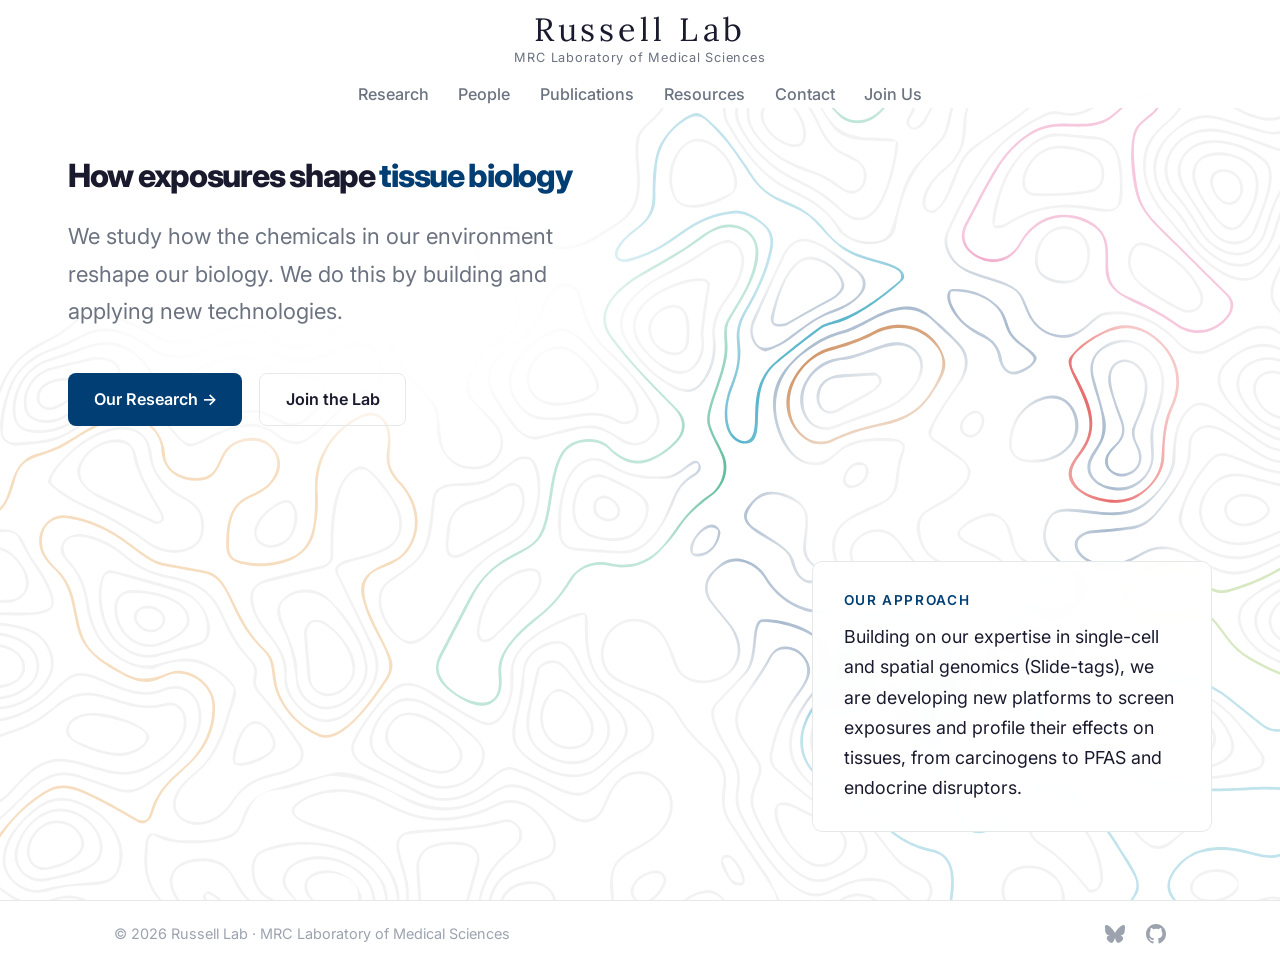
<file: index.html>
<!DOCTYPE html>
<html lang="en">
<head>
  <meta charset="UTF-8">
  <meta name="viewport" content="width=device-width, initial-scale=1.0">
  <title>Russell Lab | MRC Laboratory of Medical Sciences</title>
  <meta name="description" content="We develop technologies to understand how environmental exposures shape tissue biology. Russell Lab, MRC LMS, London.">
  <link rel="preconnect" href="https://fonts.googleapis.com">
  <link rel="preconnect" href="https://fonts.gstatic.com" crossorigin>
  <link href="https://fonts.googleapis.com/css2?family=Lora:ital,wght@0,400;0,600;0,700;1,400;1,600&family=Inter:wght@400;500;600;700;800&display=swap" rel="stylesheet">
  <link rel="icon" type="image/svg+xml" href="assets/images/favicon.svg">
  <link rel="stylesheet" href="css/style.css?v=13">
  <style>
    /* Home-specific extras */
    .pub-year { font-size: 0.85rem; font-weight: 700; color: var(--text-light); letter-spacing: 0.05em; margin: 1.5rem 0 0.25rem; }
  </style>
</head>
<body>

  <!-- ===== Navigation ===== -->
  <nav class="nav" role="navigation" aria-label="Main">
    <div class="nav__inner">
      <a href="index.html" class="nav__logo">
        <span class="nav__logo-name">Russell Lab</span>
        <span class="nav__logo-inst">MRC Laboratory of Medical Sciences</span>
      </a>
      <button class="nav__burger" aria-label="Toggle menu" aria-expanded="false">
        <span></span><span></span><span></span>
      </button>
      <ul class="nav__links">
        <li><a href="research.html">Research</a></li>
        <li><a href="people.html">People</a></li>
        <li><a href="publications.html">Publications</a></li>
        <li><a href="resources.html">Resources</a></li>
        <li><a href="contact.html">Contact</a></li>
        <li><a href="join.html">Join Us</a></li>
      </ul>
    </div>
  </nav>

  <!-- ===== Hero ===== -->
  <section class="hero hero--panel-bottom">
    <div class="hero__inner">
      <div class="hero__main">
        <h1 class="hero__title">
          How exposures shape <em>tissue biology</em>
        </h1>
        <p class="hero__tagline">
          We study how the chemicals in our environment reshape our
          biology. We do this by building and applying new technologies.
        </p>
        <div class="hero__actions">
          <a href="research.html" class="btn btn--primary">Our Research →</a>
          <a href="join.html" class="btn btn--outline">Join the Lab</a>
        </div>
        <a href="join.html" class="hero__hiring" data-closes="2026-11-18T09:00:00Z">We're hiring: see open positions →</a>
      </div>
      <aside class="hero__panel">
        <span class="hero__panel-label">Our approach</span>
        <p>
          Building on our expertise in single-cell and spatial genomics (Slide-tags), we are developing
          new platforms to screen exposures and profile their effects on tissues, from
          carcinogens to PFAS and endocrine disruptors.
        </p>
      </aside>
    </div>
  </section>

  <!-- ===== Footer ===== -->

  <footer class="footer">
    <div class="footer__inner">
      <span>© <span id="year"></span> Russell Lab · <a href="https://lms.mrc.ac.uk" target="_blank" rel="noopener">MRC Laboratory of Medical Sciences</a></span>
      <div class="footer__right">
        <a href="https://bsky.app/profile/ajcrussell.bsky.social" target="_blank" rel="noopener" aria-label="Bluesky" class="footer__icon">
          <svg xmlns="http://www.w3.org/2000/svg" viewBox="0 0 24 24" width="20" height="20" fill="currentColor">
            <path d="M12 10.8c-1.087-2.114-4.046-6.053-6.798-7.995C2.566.944 1.561 1.266.902 1.565.139 1.908 0 3.08 0 3.768c0 .69.378 5.65.624 6.479.815 2.736 3.713 3.66 6.383 3.364.136-.02.275-.039.415-.056-.138.022-.276.04-.415.056-3.912.58-7.387 2.005-2.83 7.078 5.013 5.19 6.87-1.113 7.823-4.308.953 3.195 2.05 9.271 7.733 4.308 4.267-4.308 1.172-6.498-2.74-7.078a8.741 8.741 0 0 1-.415-.056c.14.017.279.036.415.056 2.67.297 5.568-.628 6.383-3.364.246-.828.624-5.79.624-6.478 0-.69-.139-1.861-.902-2.204-.659-.299-1.664-.62-4.3 1.24C16.046 4.748 13.087 8.687 12 10.8z"/>
          </svg>
        </a>
        <a href="https://github.com/therusselllab" target="_blank" rel="noopener" aria-label="GitHub" class="footer__icon">
          <svg xmlns="http://www.w3.org/2000/svg" viewBox="0 0 24 24" width="20" height="20" fill="currentColor">
            <path d="M12 0C5.374 0 0 5.373 0 12c0 5.302 3.438 9.8 8.207 11.387.599.111.793-.261.793-.577v-2.234c-3.338.726-4.033-1.416-4.033-1.416-.546-1.387-1.333-1.756-1.333-1.756-1.089-.745.083-.729.083-.729 1.205.084 1.839 1.237 1.839 1.237 1.07 1.834 2.807 1.304 3.492.997.107-.775.418-1.305.762-1.604-2.665-.305-5.467-1.334-5.467-5.931 0-1.311.469-2.381 1.236-3.221-.124-.303-.535-1.524.117-3.176 0 0 1.008-.322 3.301 1.23A11.509 11.509 0 0 1 12 5.803c1.02.005 2.047.138 3.006.404 2.291-1.552 3.297-1.23 3.297-1.23.653 1.653.242 2.874.118 3.176.77.84 1.235 1.911 1.235 3.221 0 4.609-2.807 5.624-5.479 5.921.43.372.823 1.102.823 2.222v3.293c0 .319.192.694.801.576C20.566 21.797 24 17.3 24 12c0-6.627-5.373-12-12-12z"/>
          </svg>
        </a>
      </div>
    </div>
  </footer>

  <script src="js/main.js?v=13"></script>
  <script data-goatcounter="https://russell-lab.goatcounter.com/count" async src="//gc.zgo.at/count.js"></script>
  <script src="js/contours.js?v=13"></script>
  <script>document.getElementById('year').textContent = new Date().getFullYear();</script>
</body>
</html>
</file>
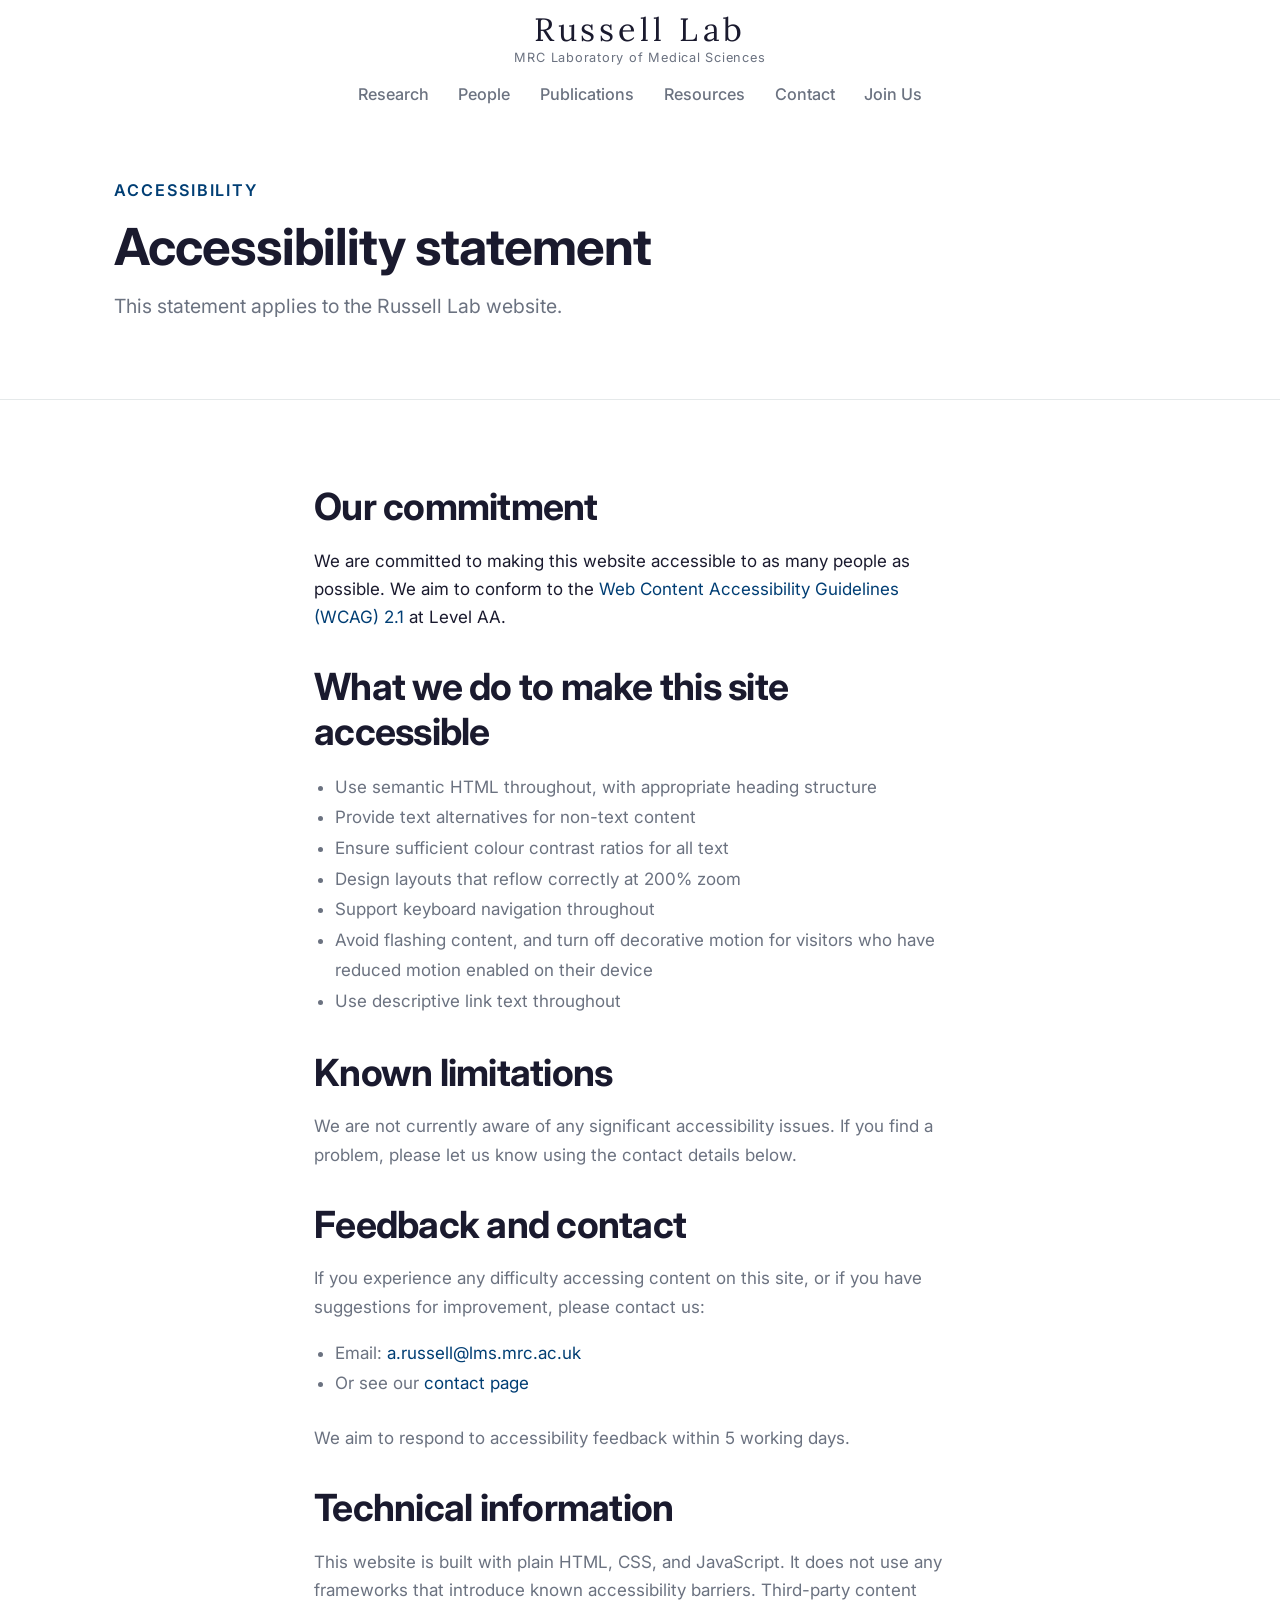
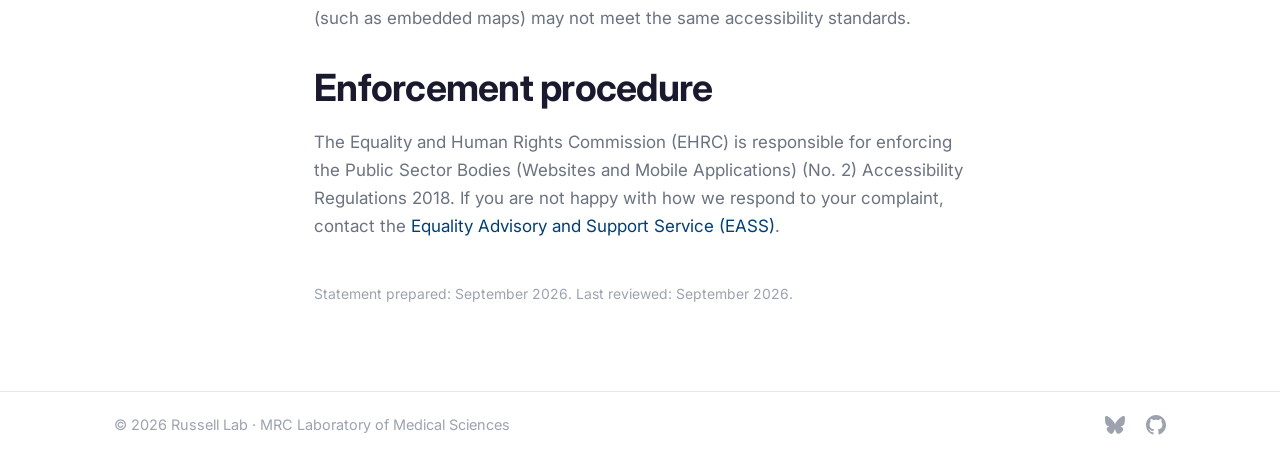
<file: accessibility.html>
<!DOCTYPE html>
<html lang="en">
<head>
  <meta charset="UTF-8">
  <meta name="viewport" content="width=device-width, initial-scale=1.0">
  <title>Accessibility Statement | Russell Lab</title>
  <meta name="description" content="Accessibility statement for the Russell Lab website.">
  <link rel="preconnect" href="https://fonts.googleapis.com">
  <link rel="preconnect" href="https://fonts.gstatic.com" crossorigin>
  <link href="https://fonts.googleapis.com/css2?family=Lora:ital,wght@0,400;0,600;0,700;1,400;1,600&family=Inter:wght@400;500;600;700;800&display=swap" rel="stylesheet">
  <link rel="icon" type="image/svg+xml" href="assets/images/favicon.svg">
  <link rel="stylesheet" href="css/style.css?v=13">
</head>
<body>

  <nav class="nav" role="navigation" aria-label="Main">
    <div class="nav__inner">
      <a href="index.html" class="nav__logo">
        <span class="nav__logo-name">Russell Lab</span>
        <span class="nav__logo-inst">MRC Laboratory of Medical Sciences</span>
      </a>
      <button class="nav__burger" aria-label="Toggle menu" aria-expanded="false">
        <span></span><span></span><span></span>
      </button>
      <ul class="nav__links">
        <li><a href="research.html">Research</a></li>
        <li><a href="people.html">People</a></li>
        <li><a href="publications.html">Publications</a></li>
        <li><a href="resources.html">Resources</a></li>
        <li><a href="contact.html">Contact</a></li>
        <li><a href="join.html">Join Us</a></li>
      </ul>
    </div>
  </nav>

  <div class="page-hero">
    <div class="page-hero__inner">
      <span class="section-label">Accessibility</span>
      <h1>Accessibility statement</h1>
      <p>This statement applies to the Russell Lab website.</p>
    </div>
  </div>

  <section class="section">
    <div class="container" style="max-width: 720px;">

      <h2 style="margin-bottom: 1rem;">Our commitment</h2>
      <p>
        We are committed to making this website accessible to as many people as possible.
        We aim to conform to the
        <a href="https://www.w3.org/TR/WCAG21/" target="_blank" rel="noopener">Web Content Accessibility Guidelines (WCAG) 2.1</a>
        at Level AA.
      </p>

      <h2 style="margin: 2rem 0 1rem;">What we do to make this site accessible</h2>
      <ul style="color: var(--text-muted); line-height: 1.8; padding-left: 1.25rem; margin-bottom: 1.5rem;">
        <li>Use semantic HTML throughout, with appropriate heading structure</li>
        <li>Provide text alternatives for non-text content</li>
        <li>Ensure sufficient colour contrast ratios for all text</li>
        <li>Design layouts that reflow correctly at 200% zoom</li>
        <li>Support keyboard navigation throughout</li>
        <li>Avoid flashing content, and turn off decorative motion for visitors who have reduced motion enabled on their device</li>
        <li>Use descriptive link text throughout</li>
      </ul>

      <h2 style="margin: 2rem 0 1rem;">Known limitations</h2>
      <p style="color: var(--text-muted);">
        We are not currently aware of any significant accessibility issues. If you find a problem,
        please let us know using the contact details below.
      </p>

      <h2 style="margin: 2rem 0 1rem;">Feedback and contact</h2>
      <p style="color: var(--text-muted);">
        If you experience any difficulty accessing content on this site, or if you have
        suggestions for improvement, please contact us:
      </p>
      <ul style="color: var(--text-muted); line-height: 1.8; padding-left: 1.25rem; margin-bottom: 1.5rem;">
        <li>Email: <a href="mailto:a.russell@lms.mrc.ac.uk">a.russell@lms.mrc.ac.uk</a></li>
        <li>Or see our <a href="contact.html">contact page</a></li>
      </ul>
      <p style="color: var(--text-muted);">
        We aim to respond to accessibility feedback within 5 working days.
      </p>

      <h2 style="margin: 2rem 0 1rem;">Technical information</h2>
      <p style="color: var(--text-muted);">
        This website is built with plain HTML, CSS, and JavaScript. It does not use any
        frameworks that introduce known accessibility barriers. Third-party content (such as
        embedded maps) may not meet the same accessibility standards.
      </p>

      <h2 style="margin: 2rem 0 1rem;">Enforcement procedure</h2>
      <p style="color: var(--text-muted);">
        The Equality and Human Rights Commission (EHRC) is responsible for enforcing the
        Public Sector Bodies (Websites and Mobile Applications) (No. 2) Accessibility Regulations 2018.
        If you are not happy with how we respond to your complaint, contact the
        <a href="https://www.equalityadvisoryservice.com/" target="_blank" rel="noopener">Equality Advisory and Support Service (EASS)</a>.
      </p>

      <p style="margin-top: 2.5rem; font-size: 0.82rem; color: var(--text-light);">
        Statement prepared: September 2026.
        Last reviewed: September 2026.
      </p>

    </div>
  </section>

  <footer class="footer">
    <div class="footer__inner">
      <span>© <span id="year"></span> Russell Lab · <a href="https://lms.mrc.ac.uk" target="_blank" rel="noopener">MRC Laboratory of Medical Sciences</a></span>
      <div class="footer__right">
        <a href="https://bsky.app/profile/ajcrussell.bsky.social" target="_blank" rel="noopener" aria-label="Bluesky" class="footer__icon">
          <svg xmlns="http://www.w3.org/2000/svg" viewBox="0 0 24 24" width="20" height="20" fill="currentColor">
            <path d="M12 10.8c-1.087-2.114-4.046-6.053-6.798-7.995C2.566.944 1.561 1.266.902 1.565.139 1.908 0 3.08 0 3.768c0 .69.378 5.65.624 6.479.815 2.736 3.713 3.66 6.383 3.364.136-.02.275-.039.415-.056-.138.022-.276.04-.415.056-3.912.58-7.387 2.005-2.83 7.078 5.013 5.19 6.87-1.113 7.823-4.308.953 3.195 2.05 9.271 7.733 4.308 4.267-4.308 1.172-6.498-2.74-7.078a8.741 8.741 0 0 1-.415-.056c.14.017.279.036.415.056 2.67.297 5.568-.628 6.383-3.364.246-.828.624-5.79.624-6.478 0-.69-.139-1.861-.902-2.204-.659-.299-1.664-.62-4.3 1.24C16.046 4.748 13.087 8.687 12 10.8z"/>
          </svg>
        </a>
        <a href="https://github.com/therusselllab" target="_blank" rel="noopener" aria-label="GitHub" class="footer__icon">
          <svg xmlns="http://www.w3.org/2000/svg" viewBox="0 0 24 24" width="20" height="20" fill="currentColor">
            <path d="M12 0C5.374 0 0 5.373 0 12c0 5.302 3.438 9.8 8.207 11.387.599.111.793-.261.793-.577v-2.234c-3.338.726-4.033-1.416-4.033-1.416-.546-1.387-1.333-1.756-1.333-1.756-1.089-.745.083-.729.083-.729 1.205.084 1.839 1.237 1.839 1.237 1.07 1.834 2.807 1.304 3.492.997.107-.775.418-1.305.762-1.604-2.665-.305-5.467-1.334-5.467-5.931 0-1.311.469-2.381 1.236-3.221-.124-.303-.535-1.524.117-3.176 0 0 1.008-.322 3.301 1.23A11.509 11.509 0 0 1 12 5.803c1.02.005 2.047.138 3.006.404 2.291-1.552 3.297-1.23 3.297-1.23.653 1.653.242 2.874.118 3.176.77.84 1.235 1.911 1.235 3.221 0 4.609-2.807 5.624-5.479 5.921.43.372.823 1.102.823 2.222v3.293c0 .319.192.694.801.576C20.566 21.797 24 17.3 24 12c0-6.627-5.373-12-12-12z"/>
          </svg>
        </a>
      </div>
    </div>
  </footer>

  <script src="js/main.js?v=13"></script>
  <script data-goatcounter="https://russell-lab.goatcounter.com/count" async src="//gc.zgo.at/count.js"></script>
  <script>document.getElementById('year').textContent = new Date().getFullYear();</script>
</body>
</html>
</file>
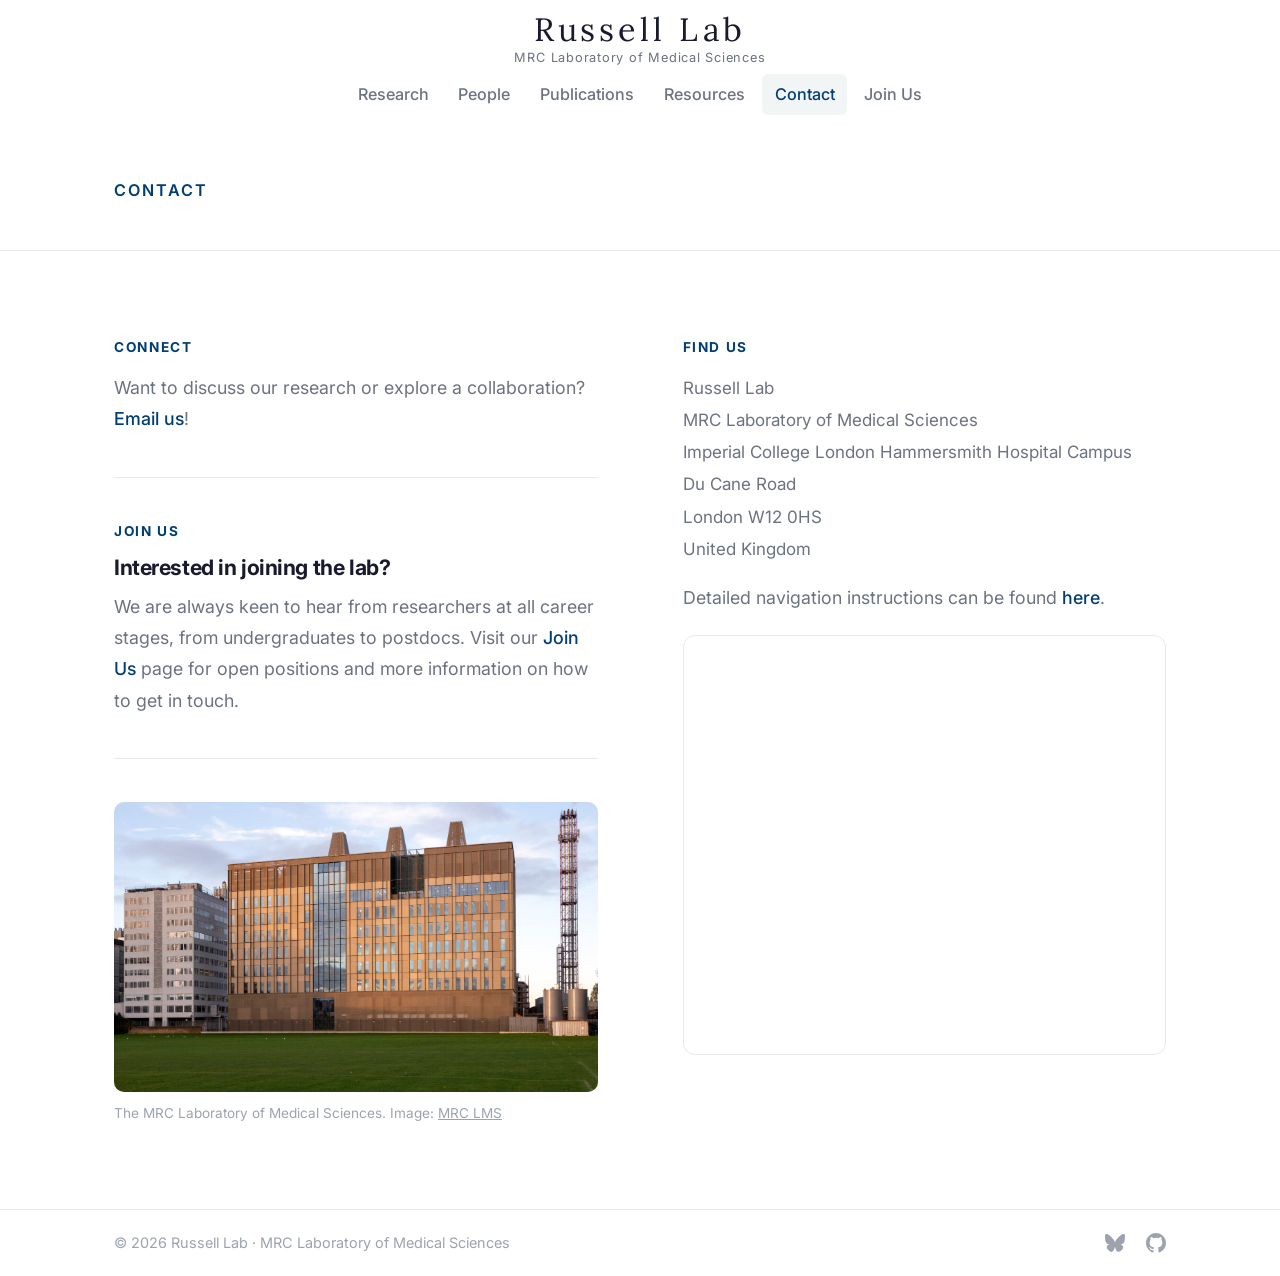
<file: contact.html>
<!DOCTYPE html>
<html lang="en">
<head>
  <meta charset="UTF-8">
  <meta name="viewport" content="width=device-width, initial-scale=1.0">
  <title>Contact | Russell Lab</title>
  <meta name="description" content="Contact the Russell Lab at MRC LMS.">
  <link rel="preconnect" href="https://fonts.googleapis.com">
  <link rel="preconnect" href="https://fonts.gstatic.com" crossorigin>
  <link href="https://fonts.googleapis.com/css2?family=Lora:ital,wght@0,400;0,600;0,700;1,400;1,600&family=Inter:wght@400;500;600;700;800&display=swap" rel="stylesheet">
  <link rel="icon" type="image/svg+xml" href="assets/images/favicon.svg">
  <link rel="stylesheet" href="css/style.css?v=13">
  <style>
    /* ── Two-column layout: blocks left, map right ── */
    .contact-layout {
      display: grid;
      grid-template-columns: 1fr 1fr;
      gap: 5rem;
      align-items: start;
    }

    /* ── Contact blocks ── */
    .contact-blocks {
      display: flex;
      flex-direction: column;
    }
    .contact-block {
      padding: 2.5rem 0;
      border-bottom: 1px solid var(--border);
    }
    .contact-block:first-child { padding-top: 0; }
    .contact-block__label {
      font-size: 0.8rem;
      font-weight: 700;
      text-transform: uppercase;
      letter-spacing: 0.12em;
      color: var(--accent);
      margin-bottom: 0.75rem;
    }
    .contact-block__heading {
      font-size: 1.25rem;
      font-weight: 700;
      margin-bottom: 0.6rem;
    }
    .contact-block__body {
      font-size: 1.05rem;
      color: var(--text-muted);
      line-height: 1.75;
    }
    .contact-block__body a { color: var(--accent); font-weight: 500; }
    .contact-block__body a:hover { color: var(--accent-hover); }
    address {
      font-style: normal;
      font-size: 1rem;
      color: var(--text-muted);
      line-height: 1.9;
      margin: 0.75rem 0 1rem;
    }

    /* ── Map column ── */
    .contact-map {
      position: sticky;
      top: calc(var(--nav-h) + 2rem);
    }
    .map-wrap {
      border-radius: 12px;
      overflow: hidden;
      border: 1px solid var(--border);
      height: 420px;
    }
    .map-wrap iframe {
      width: 100%;
      height: 100%;
      border: none;
      display: block;
    }

    /* ── Mobile: stack, map below blocks ── */
    @media (max-width: 768px) {
      .contact-layout {
        grid-template-columns: 1fr;
        gap: 2rem;
      }
      .contact-map {
        position: static;
      }
      .map-wrap {
        height: 280px;
      }
    }
  </style>
</head>
<body>

  <nav class="nav" role="navigation" aria-label="Main">
    <div class="nav__inner">
      <a href="index.html" class="nav__logo">
        <span class="nav__logo-name">Russell Lab</span>
        <span class="nav__logo-inst">MRC Laboratory of Medical Sciences</span>
      </a>
      <button class="nav__burger" aria-label="Toggle menu" aria-expanded="false">
        <span></span><span></span><span></span>
      </button>
      <ul class="nav__links">
        <li><a href="research.html">Research</a></li>
        <li><a href="people.html">People</a></li>
        <li><a href="publications.html">Publications</a></li>
        <li><a href="resources.html">Resources</a></li>
        <li><a href="contact.html">Contact</a></li>
        <li><a href="join.html">Join Us</a></li>
      </ul>
    </div>
  </nav>

  <div class="page-hero">
    <div class="page-hero__inner">
      <span class="section-label reveal">Contact</span>
    </div>
  </div>

  <section class="section">
    <div class="container">
      <div class="contact-layout">

        <!-- ── Left: contact blocks ── -->
        <div class="contact-blocks">

          <!-- Connect -->
          <div class="contact-block reveal">
            <div class="contact-block__label">Connect</div>
            <p class="contact-block__body">
              Want to discuss our research or explore a collaboration?
              <a href="mailto:a.russell@lms.mrc.ac.uk">Email us</a>!
            </p>
          </div>

          <!-- Join -->
          <div class="contact-block reveal">
            <div class="contact-block__label">Join us</div>
            <h2 class="contact-block__heading">Interested in joining the lab?</h2>
            <p class="contact-block__body">
              We are always keen to hear from researchers at all career stages, from
              undergraduates to postdocs. Visit our <a href="join.html">Join Us</a> page for open
              positions and more information on how to get in touch.
            </p>
          </div>

          <!-- Building photo -->
          <figure class="photo reveal" style="padding-top: 2.5rem;">
            <img src="assets/images/lms-building.jpg" alt="The MRC Laboratory of Medical Sciences building seen across the playing fields" loading="lazy">
            <figcaption>The MRC Laboratory of Medical Sciences. Image: <a href="https://lms.mrc.ac.uk" target="_blank" rel="noopener">MRC LMS</a></figcaption>
          </figure>

        </div>

        <!-- ── Right: address + map ── -->
        <div class="contact-map reveal">
          <div class="contact-block__label">Find us</div>
          <address>
            Russell Lab<br>
            MRC Laboratory of Medical Sciences<br>
            Imperial College London Hammersmith Hospital Campus<br>
            Du Cane Road<br>
            London W12 0HS<br>
            United Kingdom
          </address>
          <p class="contact-block__body" style="margin-bottom: 1.25rem;">
            Detailed navigation instructions can be found
            <a href="https://lms.mrc.ac.uk/about/visit-us/" target="_blank" rel="noopener">here</a>.
          </p>
          <div class="map-wrap">
            <iframe
              src="https://maps.google.com/maps?q=MRC+Laboratory+of+Medical+Sciences,+Du+Cane+Road,+London+W12+0NN&t=&z=15&ie=UTF8&iwloc=&output=embed"
              title="Russell Lab, MRC LMS, Hammersmith, London"
              loading="lazy"
              allowfullscreen
              referrerpolicy="no-referrer-when-downgrade">
            </iframe>
          </div>
        </div>

      </div>
    </div>
  </section>

  <footer class="footer">
    <div class="footer__inner">
      <span>© <span id="year"></span> Russell Lab · <a href="https://lms.mrc.ac.uk" target="_blank" rel="noopener">MRC Laboratory of Medical Sciences</a></span>
      <div class="footer__right">
        <a href="https://bsky.app/profile/ajcrussell.bsky.social" target="_blank" rel="noopener" aria-label="Bluesky" class="footer__icon">
          <svg xmlns="http://www.w3.org/2000/svg" viewBox="0 0 24 24" width="20" height="20" fill="currentColor">
            <path d="M12 10.8c-1.087-2.114-4.046-6.053-6.798-7.995C2.566.944 1.561 1.266.902 1.565.139 1.908 0 3.08 0 3.768c0 .69.378 5.65.624 6.479.815 2.736 3.713 3.66 6.383 3.364.136-.02.275-.039.415-.056-.138.022-.276.04-.415.056-3.912.58-7.387 2.005-2.83 7.078 5.013 5.19 6.87-1.113 7.823-4.308.953 3.195 2.05 9.271 7.733 4.308 4.267-4.308 1.172-6.498-2.74-7.078a8.741 8.741 0 0 1-.415-.056c.14.017.279.036.415.056 2.67.297 5.568-.628 6.383-3.364.246-.828.624-5.79.624-6.478 0-.69-.139-1.861-.902-2.204-.659-.299-1.664-.62-4.3 1.24C16.046 4.748 13.087 8.687 12 10.8z"/>
          </svg>
        </a>
        <a href="https://github.com/therusselllab" target="_blank" rel="noopener" aria-label="GitHub" class="footer__icon">
          <svg xmlns="http://www.w3.org/2000/svg" viewBox="0 0 24 24" width="20" height="20" fill="currentColor">
            <path d="M12 0C5.374 0 0 5.373 0 12c0 5.302 3.438 9.8 8.207 11.387.599.111.793-.261.793-.577v-2.234c-3.338.726-4.033-1.416-4.033-1.416-.546-1.387-1.333-1.756-1.333-1.756-1.089-.745.083-.729.083-.729 1.205.084 1.839 1.237 1.839 1.237 1.07 1.834 2.807 1.304 3.492.997.107-.775.418-1.305.762-1.604-2.665-.305-5.467-1.334-5.467-5.931 0-1.311.469-2.381 1.236-3.221-.124-.303-.535-1.524.117-3.176 0 0 1.008-.322 3.301 1.23A11.509 11.509 0 0 1 12 5.803c1.02.005 2.047.138 3.006.404 2.291-1.552 3.297-1.23 3.297-1.23.653 1.653.242 2.874.118 3.176.77.84 1.235 1.911 1.235 3.221 0 4.609-2.807 5.624-5.479 5.921.43.372.823 1.102.823 2.222v3.293c0 .319.192.694.801.576C20.566 21.797 24 17.3 24 12c0-6.627-5.373-12-12-12z"/>
          </svg>
        </a>
      </div>
    </div>
  </footer>

  <script src="js/main.js?v=13"></script>
  <script data-goatcounter="https://russell-lab.goatcounter.com/count" async src="//gc.zgo.at/count.js"></script>
  <script>document.getElementById('year').textContent = new Date().getFullYear();</script>
</body>
</html>
</file>
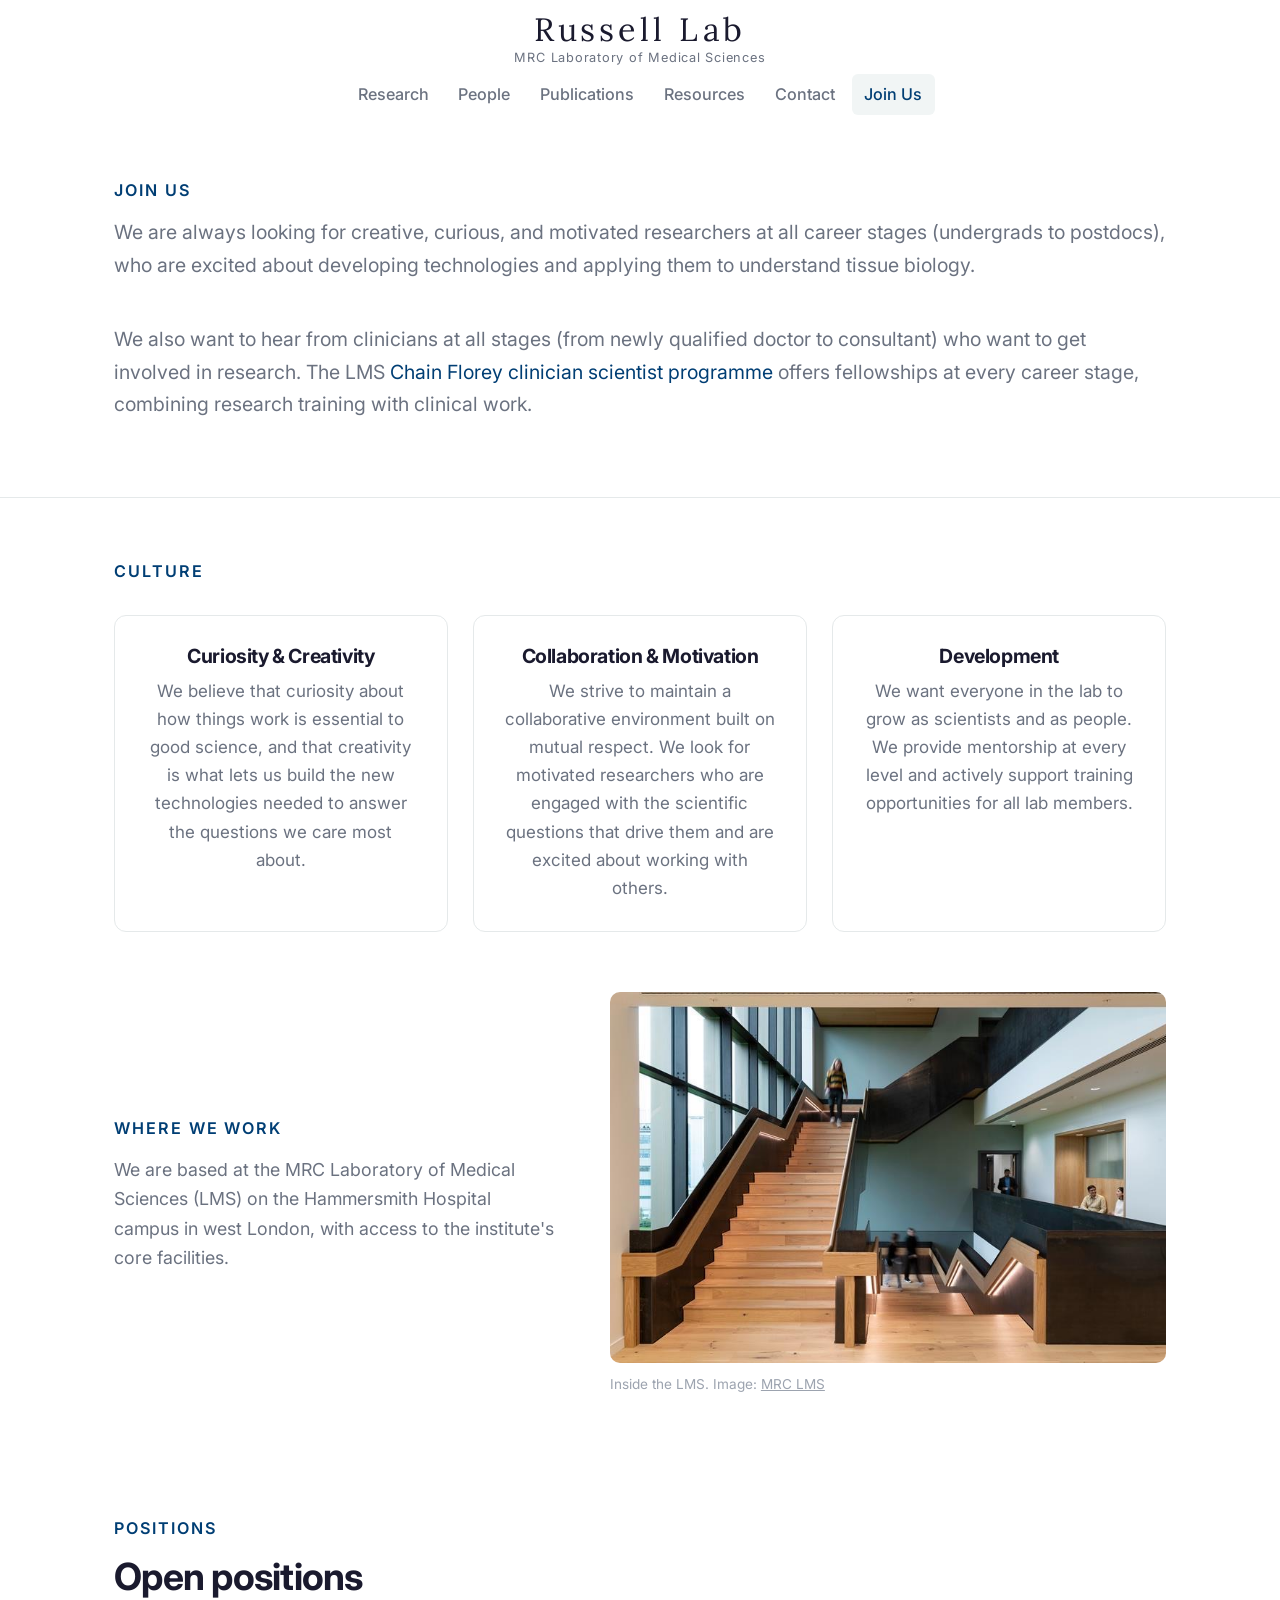
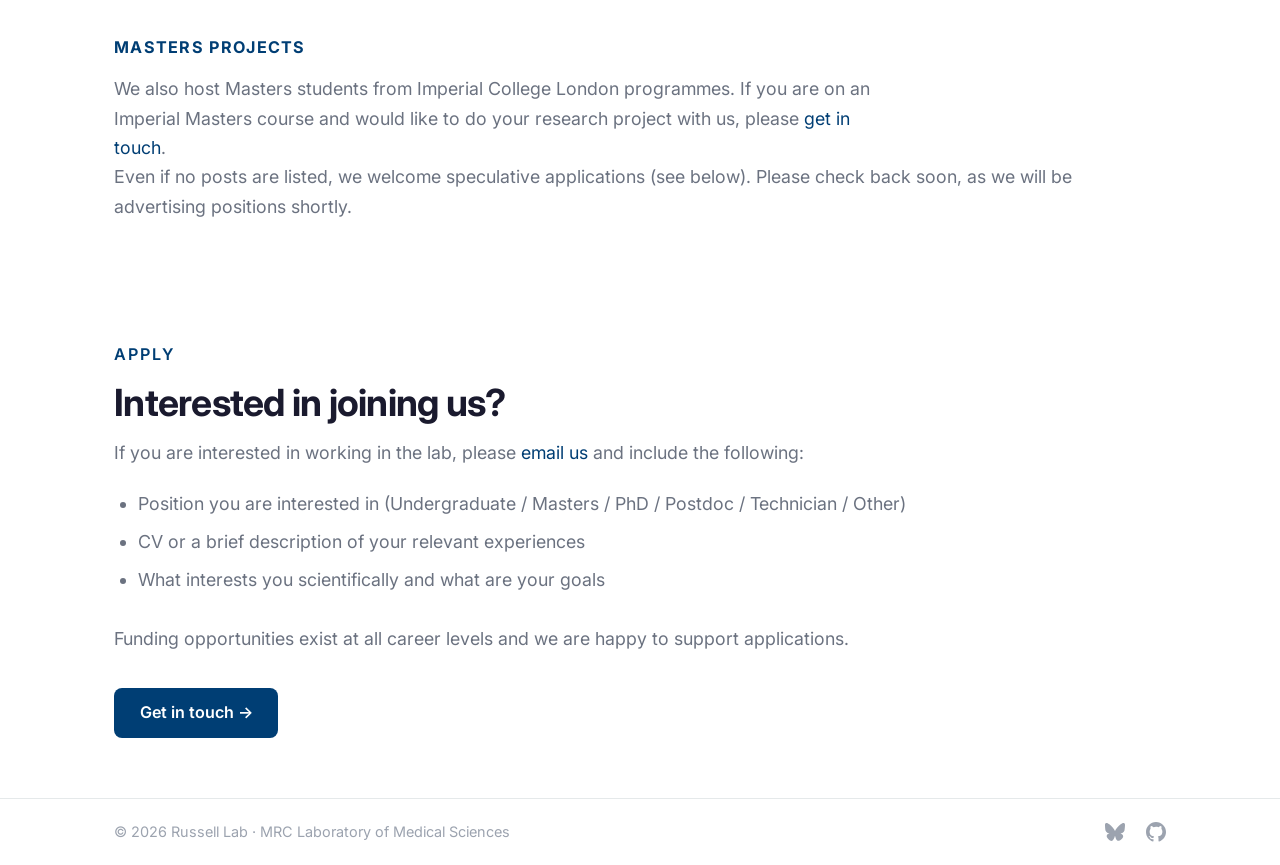
<file: join.html>
<!DOCTYPE html>
<html lang="en">
<head>
  <meta charset="UTF-8">
  <meta name="viewport" content="width=device-width, initial-scale=1.0">
  <title>Join Us | Russell Lab</title>
  <meta name="description" content="Open positions and opportunities to join the Russell Lab at MRC LMS.">
  <link rel="preconnect" href="https://fonts.googleapis.com">
  <link rel="preconnect" href="https://fonts.gstatic.com" crossorigin>
  <link href="https://fonts.googleapis.com/css2?family=Lora:ital,wght@0,400;0,600;0,700;1,400;1,600&family=Inter:wght@400;500;600;700;800&display=swap" rel="stylesheet">
  <link rel="icon" type="image/svg+xml" href="assets/images/favicon.svg">
  <link rel="stylesheet" href="css/style.css?v=13">
</head>
<body class="page-join">

  <nav class="nav" role="navigation" aria-label="Main">
    <div class="nav__inner">
      <a href="index.html" class="nav__logo">
        <span class="nav__logo-name">Russell Lab</span>
        <span class="nav__logo-inst">MRC Laboratory of Medical Sciences</span>
      </a>
      <button class="nav__burger" aria-label="Toggle menu" aria-expanded="false">
        <span></span><span></span><span></span>
      </button>
      <ul class="nav__links">
        <li><a href="research.html">Research</a></li>
        <li><a href="people.html">People</a></li>
        <li><a href="publications.html">Publications</a></li>
        <li><a href="resources.html">Resources</a></li>
        <li><a href="contact.html">Contact</a></li>
        <li><a href="join.html">Join Us</a></li>
      </ul>
    </div>
  </nav>

  <div class="page-hero">
    <div class="page-hero__inner">
      <span class="section-label reveal">Join Us</span>
      <p class="reveal reveal-delay-1">
        We are always looking for creative, curious, and motivated researchers at all career
        stages (undergrads to postdocs), who are excited about developing technologies and
        applying them to understand tissue biology.
      </p>
      <p class="reveal reveal-delay-2">
        We also want to hear from clinicians at all stages (from newly qualified doctor to
        consultant) who want to get involved in research. The LMS
        <a href="https://lms.mrc.ac.uk/work-and-study/clinician-scientist-training/" target="_blank" rel="noopener">Chain Florey clinician scientist programme</a>
        offers fellowships at every career stage, combining research training with clinical work.
      </p>
    </div>
  </div>

  <!-- ===== What we look for ===== -->
  <section class="section">
    <div class="container">
      <span class="section-label reveal">Culture</span>
      <div class="grid-3" style="margin-top:1rem;">
        <div class="card reveal reveal-delay-1">
          <h3 class="card__title">Curiosity &amp; Creativity</h3>
          <p class="card__body">
            We believe that curiosity about how things work is essential to good science, and
            that creativity is what lets us build the new technologies needed to answer the
            questions we care most about.
          </p>
        </div>
        <div class="card reveal reveal-delay-2">
          <h3 class="card__title">Collaboration &amp; Motivation</h3>
          <p class="card__body">
            We strive to maintain a collaborative environment built on mutual respect. We look
            for motivated researchers who are engaged with the scientific questions that drive
            them and are excited about working with others.
          </p>
        </div>
        <div class="card reveal reveal-delay-3">
          <h3 class="card__title">Development</h3>
          <p class="card__body">
            We want everyone in the lab to grow as scientists and as people. We provide
            mentorship at every level and actively support training opportunities for all
            lab members.
          </p>
        </div>
      </div>
    </div>
  </section>

  <!-- ===== Where we work ===== -->
  <section class="section" style="padding-top:0;">
    <div class="container split">
      <div>
        <span class="section-label reveal">Where we work</span>
        <p class="reveal reveal-delay-1" style="color:var(--text-muted); font-size:1.05rem;">
          We are based at the MRC Laboratory of Medical Sciences (LMS) on the Hammersmith
          Hospital campus in west London, with access to the institute's core facilities.
        </p>
      </div>
      <figure class="photo reveal reveal-delay-2">
        <img src="assets/images/lms-staircase.jpg" alt="The central staircase inside the LMS building" loading="lazy">
        <figcaption>Inside the LMS. Image: <a href="https://lms.mrc.ac.uk" target="_blank" rel="noopener">MRC LMS</a></figcaption>
      </figure>
    </div>
  </section>

  <!-- ===== Open positions ===== -->
  <section class="section section--soft">
    <div class="container">
      <span class="section-label reveal">Positions</span>
      <h2 class="section-heading reveal reveal-delay-1">Open positions</h2>

      <!-- Each card hides itself after its data-closes date (js/main.js) -->
      <div class="positions">
        <h3 class="positions__group" data-closes="2026-11-01">Postdoctoral research scientists</h3>
        <div class="grid-2 positions__grid" data-closes="2026-11-01">
          <article class="position-card" data-closes="2026-11-01">
            <span class="position-card__type">Postdoc · Ref 2953</span>
            <h4 class="position-card__title">Spatial lineage tracing and single-cell multiomics</h4>
            <p class="position-card__body">
              Lead the group's work on resolving cell lineage in situ: building on Slide-tags to read
              somatic mutations and DNA methylation in single cells while keeping their spatial
              context, and applying this to clonal dynamics in human tissues. A mixed wet/dry,
              method-development post.
            </p>
            <p class="position-card__meta"><strong>Closes 1 November 2026</strong></p>
            <a href="https://fa-evzn-saasfaukgovprod1.fa.ocs.oraclecloud.com/hcmUI/CandidateExperience/en/sites/UKRI-Careers/job/2953" class="btn btn--primary" target="_blank" rel="noopener">Details and apply →</a>
          </article>
          <article class="position-card" data-closes="2026-11-01">
            <span class="position-card__type">Postdoc · Ref 2958</span>
            <h4 class="position-card__title">Environmental exposure screening</h4>
            <p class="position-card__body">
              Establish the group's exposure screening capability: platforms that test many chemicals
              in parallel with multiplexed, sequencing-based readouts. The post can follow an in vitro
              strand (organoids or primary human cells) or an in vivo strand (hands-on in vivo
              experience and a Home Office personal licence, or readiness to obtain one, required).
            </p>
            <p class="position-card__meta"><strong>Closes 1 November 2026</strong></p>
            <a href="https://fa-evzn-saasfaukgovprod1.fa.ocs.oraclecloud.com/hcmUI/CandidateExperience/en/sites/UKRI-Careers/job/2958" class="btn btn--primary" target="_blank" rel="noopener">Details and apply →</a>
          </article>
        </div>

        <h3 class="positions__group" data-closes="2026-11-18T09:00:00Z">PhD studentships (LMS 4-year programme, starting October 2027)</h3>
        <div class="grid-2 positions__grid" data-closes="2026-11-18T09:00:00Z">
          <article class="position-card" data-closes="2026-11-18T09:00:00Z">
            <span class="position-card__type">PhD</span>
            <h4 class="position-card__title">Reading tissue history and exposures using spatial single-cell genomics</h4>
            <p class="position-card__body">Supervisors: Andrew Russell and Tim Coorens (EMBL-EBI)</p>
            <p class="position-card__meta">Fully funded, including tuition fees<br><strong>Apply by 18 November 2026 (9:00)</strong></p>
            <div class="position-card__actions">
              <a href="https://lms.mrc.ac.uk/work-and-study/studentships/lms-4-year-phd-studentships/" class="btn btn--primary" target="_blank" rel="noopener">Programme and application →</a>
              <a href="https://lms.mrc.ac.uk/wp-content/uploads/Russell-Project.docx" class="position-card__link">Project description (Word)</a>
            </div>
          </article>
          <article class="position-card" data-closes="2026-11-18T09:00:00Z">
            <span class="position-card__type">PhD</span>
            <h4 class="position-card__title">Spatial and three-dimensional genome regulation during zygotic genome activation</h4>
            <p class="position-card__body">Supervisors: Juanma Vaquerizas and Andrew Russell</p>
            <p class="position-card__meta">Fully funded, including tuition fees<br><strong>Apply by 18 November 2026 (9:00)</strong></p>
            <div class="position-card__actions">
              <a href="https://lms.mrc.ac.uk/work-and-study/studentships/lms-4-year-phd-studentships/" class="btn btn--primary" target="_blank" rel="noopener">Programme and application →</a>
              <a href="https://lms.mrc.ac.uk/wp-content/uploads/Vaquerizas-Project.docx" class="position-card__link">Project description (Word)</a>
            </div>
          </article>
        </div>

        <h3 class="positions__group">Masters projects</h3>
        <p class="positions__note">
          We also host Masters students from Imperial College London programmes. If you are on an
          Imperial Masters course and would like to do your research project with us, please
          <a href="mailto:a.russell@lms.mrc.ac.uk">get in touch</a>.
        </p>
      </div>

      <p class="positions__none" hidden style="color:var(--text-muted); font-size:1.05rem;">
        Even if no posts are listed, we welcome speculative applications (see below).
        Please check back soon, as we will be advertising positions shortly.
      </p>
      <p style="color:var(--text-muted); font-size:1.05rem; margin-top:1.5rem;">
        We also welcome speculative applications at any time (see below).
      </p>
    </div>
  </section>

  <!-- ===== Apply ===== -->
  <section class="section">
    <div class="container">
      <span class="section-label reveal">Apply</span>
      <h2 class="section-heading reveal reveal-delay-1">Interested in joining us?</h2>
      <p class="reveal reveal-delay-2" style="color:var(--text-muted); font-size:1.05rem; margin-bottom:1.25rem;">
        If you are interested in working in the lab, please <a href="mailto:a.russell@lms.mrc.ac.uk">email us</a> and include the following:
      </p>

      <ul class="reveal reveal-delay-3" style="list-style:disc; padding-left:1.4rem; margin:0 0 1.75rem; display:flex; flex-direction:column; gap:0.5rem; font-size:1.05rem; color:var(--text-muted);">
        <li>Position you are interested in (Undergraduate / Masters / PhD / Postdoc / Technician / Other)</li>
        <li>CV or a brief description of your relevant experiences</li>
        <li>What interests you scientifically and what are your goals</li>
      </ul>

      <p class="reveal reveal-delay-4" style="color:var(--text-muted); font-size:1.05rem; margin-bottom:2rem;">
        Funding opportunities exist at all career levels and we are happy to support applications.
      </p>

      <div style="margin-top:2rem;" class="reveal reveal-delay-5">
        <a href="contact.html" class="btn btn--primary">Get in touch →</a>
      </div>
    </div>
  </section>

  <footer class="footer">
    <div class="footer__inner">
      <span>© <span id="year"></span> Russell Lab · <a href="https://lms.mrc.ac.uk" target="_blank" rel="noopener">MRC Laboratory of Medical Sciences</a></span>
      <div class="footer__right">
        <a href="https://bsky.app/profile/ajcrussell.bsky.social" target="_blank" rel="noopener" aria-label="Bluesky" class="footer__icon">
          <svg xmlns="http://www.w3.org/2000/svg" viewBox="0 0 24 24" width="20" height="20" fill="currentColor">
            <path d="M12 10.8c-1.087-2.114-4.046-6.053-6.798-7.995C2.566.944 1.561 1.266.902 1.565.139 1.908 0 3.08 0 3.768c0 .69.378 5.65.624 6.479.815 2.736 3.713 3.66 6.383 3.364.136-.02.275-.039.415-.056-.138.022-.276.04-.415.056-3.912.58-7.387 2.005-2.83 7.078 5.013 5.19 6.87-1.113 7.823-4.308.953 3.195 2.05 9.271 7.733 4.308 4.267-4.308 1.172-6.498-2.74-7.078a8.741 8.741 0 0 1-.415-.056c.14.017.279.036.415.056 2.67.297 5.568-.628 6.383-3.364.246-.828.624-5.79.624-6.478 0-.69-.139-1.861-.902-2.204-.659-.299-1.664-.62-4.3 1.24C16.046 4.748 13.087 8.687 12 10.8z"/>
          </svg>
        </a>
        <a href="https://github.com/therusselllab" target="_blank" rel="noopener" aria-label="GitHub" class="footer__icon">
          <svg xmlns="http://www.w3.org/2000/svg" viewBox="0 0 24 24" width="20" height="20" fill="currentColor">
            <path d="M12 0C5.374 0 0 5.373 0 12c0 5.302 3.438 9.8 8.207 11.387.599.111.793-.261.793-.577v-2.234c-3.338.726-4.033-1.416-4.033-1.416-.546-1.387-1.333-1.756-1.333-1.756-1.089-.745.083-.729.083-.729 1.205.084 1.839 1.237 1.839 1.237 1.07 1.834 2.807 1.304 3.492.997.107-.775.418-1.305.762-1.604-2.665-.305-5.467-1.334-5.467-5.931 0-1.311.469-2.381 1.236-3.221-.124-.303-.535-1.524.117-3.176 0 0 1.008-.322 3.301 1.23A11.509 11.509 0 0 1 12 5.803c1.02.005 2.047.138 3.006.404 2.291-1.552 3.297-1.23 3.297-1.23.653 1.653.242 2.874.118 3.176.77.84 1.235 1.911 1.235 3.221 0 4.609-2.807 5.624-5.479 5.921.43.372.823 1.102.823 2.222v3.293c0 .319.192.694.801.576C20.566 21.797 24 17.3 24 12c0-6.627-5.373-12-12-12z"/>
          </svg>
        </a>
      </div>
    </div>
  </footer>

  <script src="js/main.js?v=13"></script>
  <script data-goatcounter="https://russell-lab.goatcounter.com/count" async src="//gc.zgo.at/count.js"></script>
  <script>document.getElementById('year').textContent = new Date().getFullYear();</script>
</body>
</html>
</file>
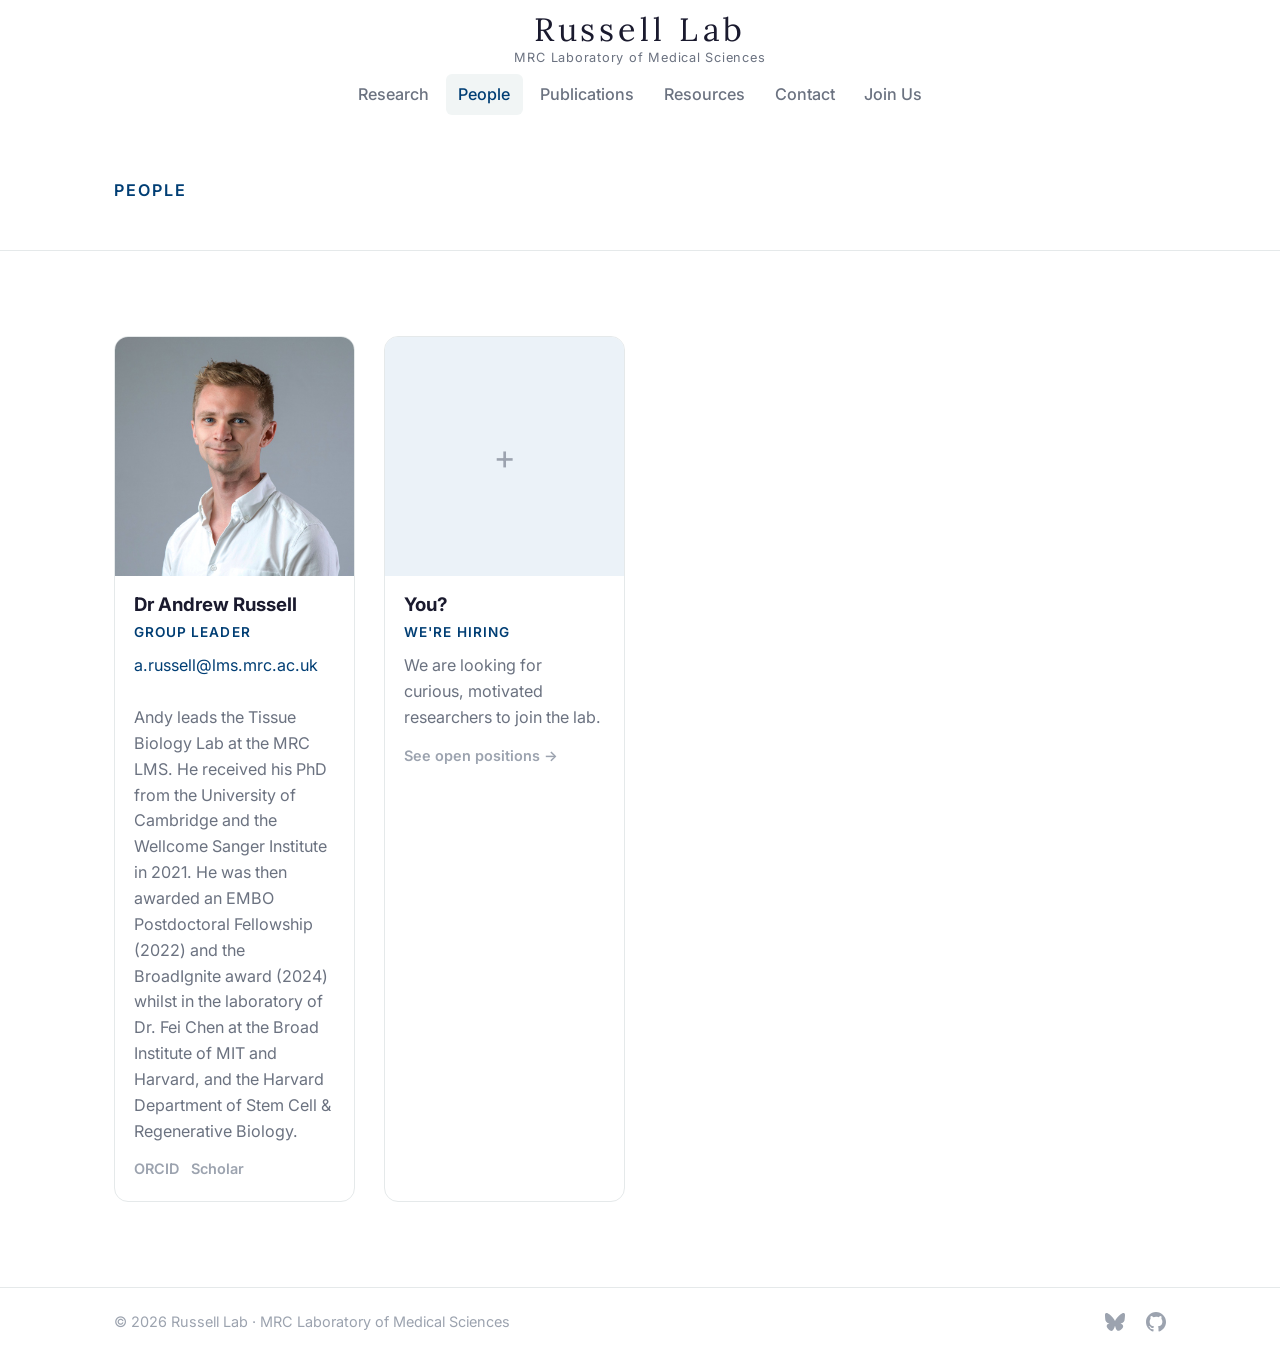
<file: people.html>
<!DOCTYPE html>
<html lang="en">
<head>
  <meta charset="UTF-8">
  <meta name="viewport" content="width=device-width, initial-scale=1.0">
  <title>People | Russell Lab</title>
  <meta name="description" content="Meet the members of the Russell Lab at MRC LMS.">
  <link rel="preconnect" href="https://fonts.googleapis.com">
  <link rel="preconnect" href="https://fonts.gstatic.com" crossorigin>
  <link href="https://fonts.googleapis.com/css2?family=Lora:ital,wght@0,400;0,600;0,700;1,400;1,600&family=Inter:wght@400;500;600;700;800&display=swap" rel="stylesheet">
  <link rel="icon" type="image/svg+xml" href="assets/images/favicon.svg">
  <link rel="stylesheet" href="css/style.css?v=13">
  <style>
    /* ── People card grid ── */
    .team-section {
      margin-bottom: 4rem;
    }
    .team-section__label {
      font-size: 0.72rem;
      font-weight: 700;
      text-transform: uppercase;
      letter-spacing: 0.12em;
      color: var(--text-light);
      padding-bottom: 0.75rem;
      border-bottom: 1px solid var(--border);
      margin-bottom: 2rem;
    }

    /* Card grid */
    .team-grid {
      display: grid;
      grid-template-columns: repeat(auto-fill, minmax(240px, 1fr));
      gap: 1.75rem;
    }

    /* Individual card */
    .team-card {
      border-radius: 14px;
      overflow: hidden;
      border: 1px solid var(--border);
      background: var(--bg);
    }

    /* Photo area */
    .team-card__photo {
      width: 100%;
      aspect-ratio: 1 / 1;
      background: var(--bg-muted);
      overflow: hidden;
      display: flex;
      align-items: center;
      justify-content: center;
      font-size: 3rem;
      color: var(--text-light);
    }
    .team-card__photo img {
      width: 100%;
      height: 100%;
      object-fit: cover;
    }

    /* Text area */
    .team-card__body {
      padding: 1rem 1.1rem 1.2rem;
    }
    .team-card__name {
      font-size: 1.1rem;
      font-weight: 700;
      color: var(--text);
      margin-bottom: 0.2rem;
      line-height: 1.3;
    }
    .team-card__role {
      font-size: 0.8rem;
      font-weight: 600;
      text-transform: uppercase;
      letter-spacing: 0.08em;
      color: var(--accent);
      margin-bottom: 0.6rem;
    }
    .team-card__bio {
      font-size: 0.95rem;
      color: var(--text-muted);
      line-height: 1.6;
      margin-bottom: 0.75rem;
    }
    .team-card__links {
      display: flex;
      gap: 0.75rem;
      flex-wrap: wrap;
    }
    .team-card__links a {
      font-size: 0.85rem;
      font-weight: 600;
      color: var(--text-light);
      transition: color 0.2s;
    }
    .team-card__links a:hover {
      color: var(--accent);
    }

    /* Alumni list */
    .alumni-list {
      list-style: none;
      display: flex;
      flex-direction: column;
      gap: 0;
    }
    .alumni-list li {
      display: flex;
      flex-wrap: wrap;
      align-items: baseline;
      gap: 0.4rem 1rem;
      padding: 0.75rem 0;
      border-bottom: 1px solid var(--border);
      font-size: 0.9rem;
    }
    .alumni-list li:first-child { border-top: 1px solid var(--border); }
    .alumni-name { font-weight: 600; color: var(--text); }
    .alumni-role { color: var(--text-muted); font-size: 0.82rem; }
    .alumni-now  { color: var(--text-light); font-size: 0.82rem; margin-left: auto; }

    @media (max-width: 600px) {
      .team-grid {
        grid-template-columns: repeat(2, 1fr);
        gap: 1rem;
      }
      .team-grid--pi {
        grid-template-columns: 1fr;
      }
    }
  </style>
</head>
<body>

  <nav class="nav" role="navigation" aria-label="Main">
    <div class="nav__inner">
      <a href="index.html" class="nav__logo">
        <span class="nav__logo-name">Russell Lab</span>
        <span class="nav__logo-inst">MRC Laboratory of Medical Sciences</span>
      </a>
      <button class="nav__burger" aria-label="Toggle menu" aria-expanded="false">
        <span></span><span></span><span></span>
      </button>
      <ul class="nav__links">
        <li><a href="research.html">Research</a></li>
        <li><a href="people.html">People</a></li>
        <li><a href="publications.html">Publications</a></li>
        <li><a href="resources.html">Resources</a></li>
        <li><a href="contact.html">Contact</a></li>
        <li><a href="join.html">Join Us</a></li>
      </ul>
    </div>
  </nav>

  <div class="page-hero">
    <div class="page-hero__inner">
      <span class="section-label reveal">People</span>
    </div>
  </div>

  <section class="section">
    <div class="container">
      <div class="team-grid reveal">

        <div class="team-card">
          <div class="team-card__photo">
            <img src="assets/images/andrew-russell.jpg" alt="Dr Andrew Russell">
          </div>
          <div class="team-card__body">
            <div class="team-card__name">Dr Andrew Russell</div>
            <div class="team-card__role">Group Leader</div>
            <p class="team-card__bio">
              <a href="mailto:a.russell@lms.mrc.ac.uk">a.russell@lms.mrc.ac.uk</a><br><br>
              Andy leads the Tissue Biology Lab at the MRC LMS. He received his PhD from the
              University of Cambridge and the Wellcome Sanger Institute in 2021. He was then awarded
              an EMBO Postdoctoral Fellowship (2022) and the BroadIgnite award (2024) whilst
              in the laboratory of Dr. Fei Chen at the Broad Institute of MIT and Harvard,
              and the Harvard Department of Stem Cell &amp; Regenerative Biology.
            </p>
            <div class="team-card__links">
              <a href="https://orcid.org/0000-0001-5411-2807" target="_blank" rel="noopener">ORCID</a>
              <a href="https://scholar.google.com/citations?user=k30qwkIAAAAJ&hl=en" target="_blank" rel="noopener">Scholar</a>
            </div>
          </div>
        </div>

        <div class="team-card">
          <div class="team-card__photo" style="background: var(--accent-light); font-size: 2rem;">+</div>
          <div class="team-card__body">
            <div class="team-card__name">You?</div>
            <div class="team-card__role">We're hiring</div>
            <p class="team-card__bio">We are looking for curious, motivated researchers to join the lab.</p>
            <div class="team-card__links">
              <a href="join.html">See open positions →</a>
            </div>
          </div>
        </div>

      </div>


    </div>
  </section>

  <footer class="footer">
    <div class="footer__inner">
      <span>© <span id="year"></span> Russell Lab · <a href="https://lms.mrc.ac.uk" target="_blank" rel="noopener">MRC Laboratory of Medical Sciences</a></span>
      <div class="footer__right">
        <a href="https://bsky.app/profile/ajcrussell.bsky.social" target="_blank" rel="noopener" aria-label="Bluesky" class="footer__icon">
          <svg xmlns="http://www.w3.org/2000/svg" viewBox="0 0 24 24" width="20" height="20" fill="currentColor">
            <path d="M12 10.8c-1.087-2.114-4.046-6.053-6.798-7.995C2.566.944 1.561 1.266.902 1.565.139 1.908 0 3.08 0 3.768c0 .69.378 5.65.624 6.479.815 2.736 3.713 3.66 6.383 3.364.136-.02.275-.039.415-.056-.138.022-.276.04-.415.056-3.912.58-7.387 2.005-2.83 7.078 5.013 5.19 6.87-1.113 7.823-4.308.953 3.195 2.05 9.271 7.733 4.308 4.267-4.308 1.172-6.498-2.74-7.078a8.741 8.741 0 0 1-.415-.056c.14.017.279.036.415.056 2.67.297 5.568-.628 6.383-3.364.246-.828.624-5.79.624-6.478 0-.69-.139-1.861-.902-2.204-.659-.299-1.664-.62-4.3 1.24C16.046 4.748 13.087 8.687 12 10.8z"/>
          </svg>
        </a>
        <a href="https://github.com/therusselllab" target="_blank" rel="noopener" aria-label="GitHub" class="footer__icon">
          <svg xmlns="http://www.w3.org/2000/svg" viewBox="0 0 24 24" width="20" height="20" fill="currentColor">
            <path d="M12 0C5.374 0 0 5.373 0 12c0 5.302 3.438 9.8 8.207 11.387.599.111.793-.261.793-.577v-2.234c-3.338.726-4.033-1.416-4.033-1.416-.546-1.387-1.333-1.756-1.333-1.756-1.089-.745.083-.729.083-.729 1.205.084 1.839 1.237 1.839 1.237 1.07 1.834 2.807 1.304 3.492.997.107-.775.418-1.305.762-1.604-2.665-.305-5.467-1.334-5.467-5.931 0-1.311.469-2.381 1.236-3.221-.124-.303-.535-1.524.117-3.176 0 0 1.008-.322 3.301 1.23A11.509 11.509 0 0 1 12 5.803c1.02.005 2.047.138 3.006.404 2.291-1.552 3.297-1.23 3.297-1.23.653 1.653.242 2.874.118 3.176.77.84 1.235 1.911 1.235 3.221 0 4.609-2.807 5.624-5.479 5.921.43.372.823 1.102.823 2.222v3.293c0 .319.192.694.801.576C20.566 21.797 24 17.3 24 12c0-6.627-5.373-12-12-12z"/>
          </svg>
        </a>
      </div>
    </div>
  </footer>

  <script src="js/main.js?v=13"></script>
  <script data-goatcounter="https://russell-lab.goatcounter.com/count" async src="//gc.zgo.at/count.js"></script>
  <script>document.getElementById('year').textContent = new Date().getFullYear();</script>
</body>
</html>
</file>
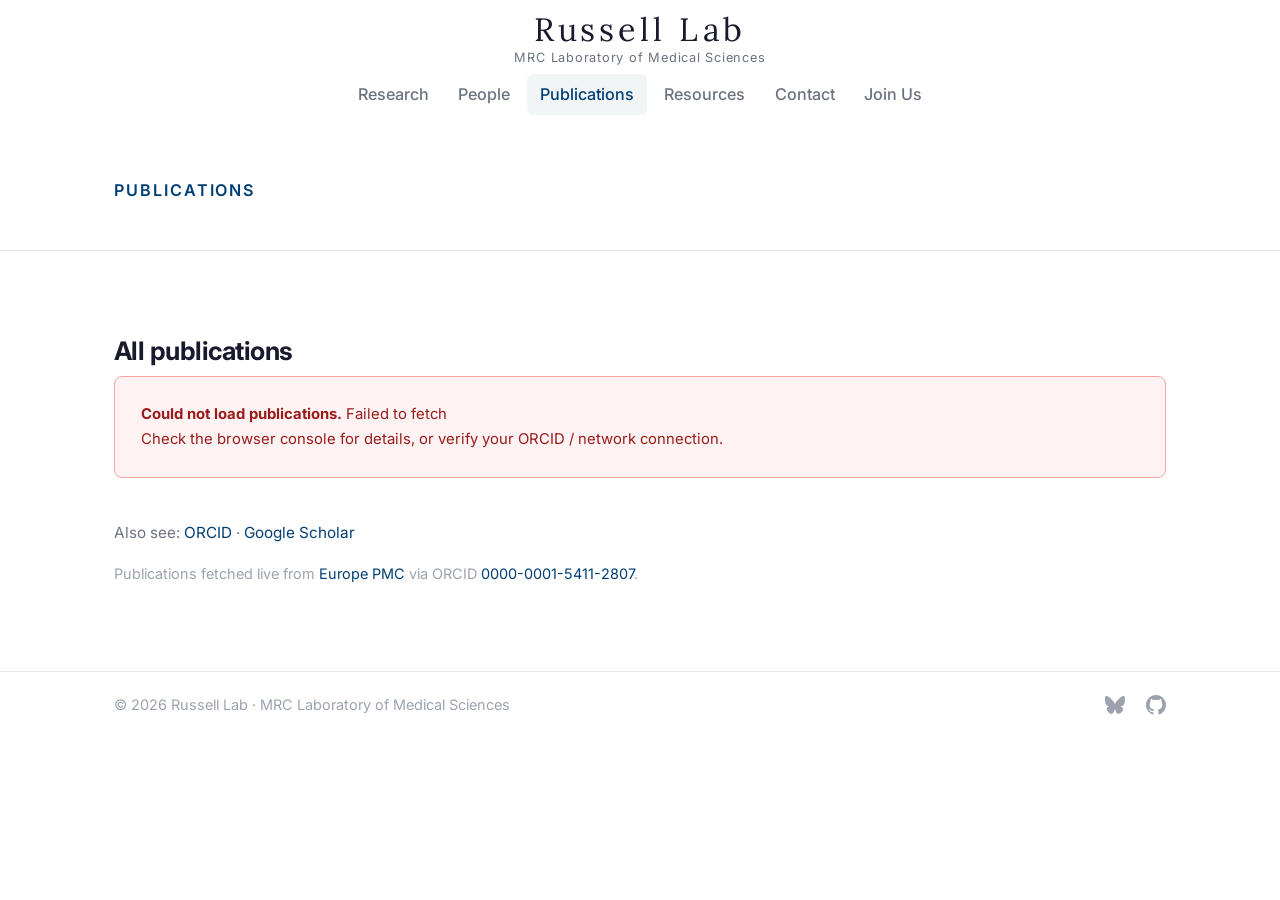
<file: publications.html>
<!DOCTYPE html>
<html lang="en">
<head>
  <meta charset="UTF-8">
  <meta name="viewport" content="width=device-width, initial-scale=1.0">
  <title>Publications | Russell Lab</title>
  <meta name="description" content="Publications from the Russell Lab at MRC LMS, fetched live from Europe PMC.">
  <link rel="preconnect" href="https://fonts.googleapis.com">
  <link rel="preconnect" href="https://fonts.gstatic.com" crossorigin>
  <link href="https://fonts.googleapis.com/css2?family=Lora:ital,wght@0,400;0,600;0,700;1,400;1,600&family=Inter:wght@400;500;600;700;800&display=swap" rel="stylesheet">
  <link rel="icon" type="image/svg+xml" href="assets/images/favicon.svg">
  <link rel="stylesheet" href="css/style.css?v=13">
  <style>
    .pub-year {
      font-size: 0.95rem;
      font-weight: 700;
      color: var(--text-light);
      letter-spacing: 0.06em;
      text-transform: uppercase;
      margin: 2rem 0 0;
      padding-bottom: 0.5rem;
      border-bottom: 2px solid var(--accent-light);
      display: inline-block;
    }
    .pub-filter-bar {
      display: flex;
      align-items: center;
      gap: 0.5rem;
      flex-wrap: wrap;
      margin-bottom: 2rem;
    }
    .pub-filter-bar span {
      font-size: 0.78rem;
      color: var(--text-muted);
      font-weight: 600;
      margin-right: 0.25rem;
    }
    .pub-filter-btn {
      padding: 0.3rem 0.8rem;
      font-size: 0.78rem;
      font-weight: 600;
      border: 1.5px solid var(--border);
      border-radius: 20px;
      background: transparent;
      color: var(--text-muted);
      cursor: pointer;
      font-family: inherit;
      transition: all 0.2s;
    }
    .pub-filter-btn:hover,
    .pub-filter-btn.active {
      border-color: var(--accent);
      color: var(--accent);
      background: var(--accent-light);
    }
    .pub-section-title {
      font-size: 1.5rem;
      margin: 0 0 0.5rem;
    }
    .pub-selected-section { margin-bottom: 4rem; }
    .pub-selected__heading {
      font-size: 0.95rem;
      font-weight: 700;
      letter-spacing: 0.1em;
      text-transform: uppercase;
      color: var(--accent);
      margin: 2rem 0 1rem;
    }
    .pub-selected__grid {
      display: grid;
      grid-template-columns: repeat(auto-fill, minmax(300px, 1fr));
      gap: 1.25rem;
    }
    .pub-selected {
      display: flex;
      flex-direction: column;
      padding: 1.4rem 1.5rem;
      border: 1px solid var(--border);
      border-radius: 12px;
      background: var(--bg);
    }
    .pub-selected .pub-item__meta { margin-top: auto; padding-top: 0.5rem; }
    .pub-selected__links { display: flex; gap: 0.6rem; margin-top: 1rem; }
    .pub-link {
      font-size: 0.85rem;
      font-weight: 600;
      padding: 0.3rem 0.85rem;
      border: 1.5px solid var(--border);
      border-radius: 6px;
      color: var(--accent);
    }
    .pub-link:hover { border-color: var(--accent); }
  </style>
</head>
<body>

  <nav class="nav" role="navigation" aria-label="Main">
    <div class="nav__inner">
      <a href="index.html" class="nav__logo">
        <span class="nav__logo-name">Russell Lab</span>
        <span class="nav__logo-inst">MRC Laboratory of Medical Sciences</span>
      </a>
      <button class="nav__burger" aria-label="Toggle menu" aria-expanded="false">
        <span></span><span></span><span></span>
      </button>
      <ul class="nav__links">
        <li><a href="research.html">Research</a></li>
        <li><a href="people.html">People</a></li>
        <li><a href="publications.html">Publications</a></li>
        <li><a href="resources.html">Resources</a></li>
        <li><a href="contact.html">Contact</a></li>
        <li><a href="join.html">Join Us</a></li>
      </ul>
    </div>
  </nav>

  <div class="page-hero">
    <div class="page-hero__inner">
      <span class="section-label reveal">Publications</span>
    </div>
  </div>

  <section class="section">
    <div class="container">

      <div class="pub-selected-section">
        <h2 class="pub-section-title">Selected publications</h2>
        <div id="pub-selected"></div>
      </div>

      <h2 class="pub-section-title">All publications</h2>
      <div id="pub-container">
        <!-- Publications are injected here by publications.js -->
      </div>

      <p style="margin-top:2.5rem; font-size:0.9rem; color:var(--text-muted);">
        Also see:
        <a href="https://orcid.org/0000-0001-5411-2807" target="_blank" rel="noopener">ORCID</a> ·
        <a href="https://scholar.google.com/citations?user=k30qwkIAAAAJ&hl=en" target="_blank" rel="noopener">Google Scholar</a>
      </p>

      <p style="margin-top:1rem; font-size:0.85rem; color:var(--text-light);">
        Publications fetched live from <a href="https://europepmc.org" target="_blank" rel="noopener">Europe PMC</a>
        via ORCID <a href="https://orcid.org/0000-0001-5411-2807" target="_blank" rel="noopener">0000-0001-5411-2807</a>.
      </p>
    </div>
  </section>

  <footer class="footer">
    <div class="footer__inner">
      <span>© <span id="year"></span> Russell Lab · <a href="https://lms.mrc.ac.uk" target="_blank" rel="noopener">MRC Laboratory of Medical Sciences</a></span>
      <div class="footer__right">
        <a href="https://bsky.app/profile/ajcrussell.bsky.social" target="_blank" rel="noopener" aria-label="Bluesky" class="footer__icon">
          <svg xmlns="http://www.w3.org/2000/svg" viewBox="0 0 24 24" width="20" height="20" fill="currentColor">
            <path d="M12 10.8c-1.087-2.114-4.046-6.053-6.798-7.995C2.566.944 1.561 1.266.902 1.565.139 1.908 0 3.08 0 3.768c0 .69.378 5.65.624 6.479.815 2.736 3.713 3.66 6.383 3.364.136-.02.275-.039.415-.056-.138.022-.276.04-.415.056-3.912.58-7.387 2.005-2.83 7.078 5.013 5.19 6.87-1.113 7.823-4.308.953 3.195 2.05 9.271 7.733 4.308 4.267-4.308 1.172-6.498-2.74-7.078a8.741 8.741 0 0 1-.415-.056c.14.017.279.036.415.056 2.67.297 5.568-.628 6.383-3.364.246-.828.624-5.79.624-6.478 0-.69-.139-1.861-.902-2.204-.659-.299-1.664-.62-4.3 1.24C16.046 4.748 13.087 8.687 12 10.8z"/>
          </svg>
        </a>
        <a href="https://github.com/therusselllab" target="_blank" rel="noopener" aria-label="GitHub" class="footer__icon">
          <svg xmlns="http://www.w3.org/2000/svg" viewBox="0 0 24 24" width="20" height="20" fill="currentColor">
            <path d="M12 0C5.374 0 0 5.373 0 12c0 5.302 3.438 9.8 8.207 11.387.599.111.793-.261.793-.577v-2.234c-3.338.726-4.033-1.416-4.033-1.416-.546-1.387-1.333-1.756-1.333-1.756-1.089-.745.083-.729.083-.729 1.205.084 1.839 1.237 1.839 1.237 1.07 1.834 2.807 1.304 3.492.997.107-.775.418-1.305.762-1.604-2.665-.305-5.467-1.334-5.467-5.931 0-1.311.469-2.381 1.236-3.221-.124-.303-.535-1.524.117-3.176 0 0 1.008-.322 3.301 1.23A11.509 11.509 0 0 1 12 5.803c1.02.005 2.047.138 3.006.404 2.291-1.552 3.297-1.23 3.297-1.23.653 1.653.242 2.874.118 3.176.77.84 1.235 1.911 1.235 3.221 0 4.609-2.807 5.624-5.479 5.921.43.372.823 1.102.823 2.222v3.293c0 .319.192.694.801.576C20.566 21.797 24 17.3 24 12c0-6.627-5.373-12-12-12z"/>
          </svg>
        </a>
      </div>
    </div>
  </footer>

  <script src="js/main.js?v=13"></script>
  <script data-goatcounter="https://russell-lab.goatcounter.com/count" async src="//gc.zgo.at/count.js"></script>
  <script src="js/publications.js?v=13"></script>
  <script>document.getElementById('year').textContent = new Date().getFullYear();</script>
</body>
</html>
</file>
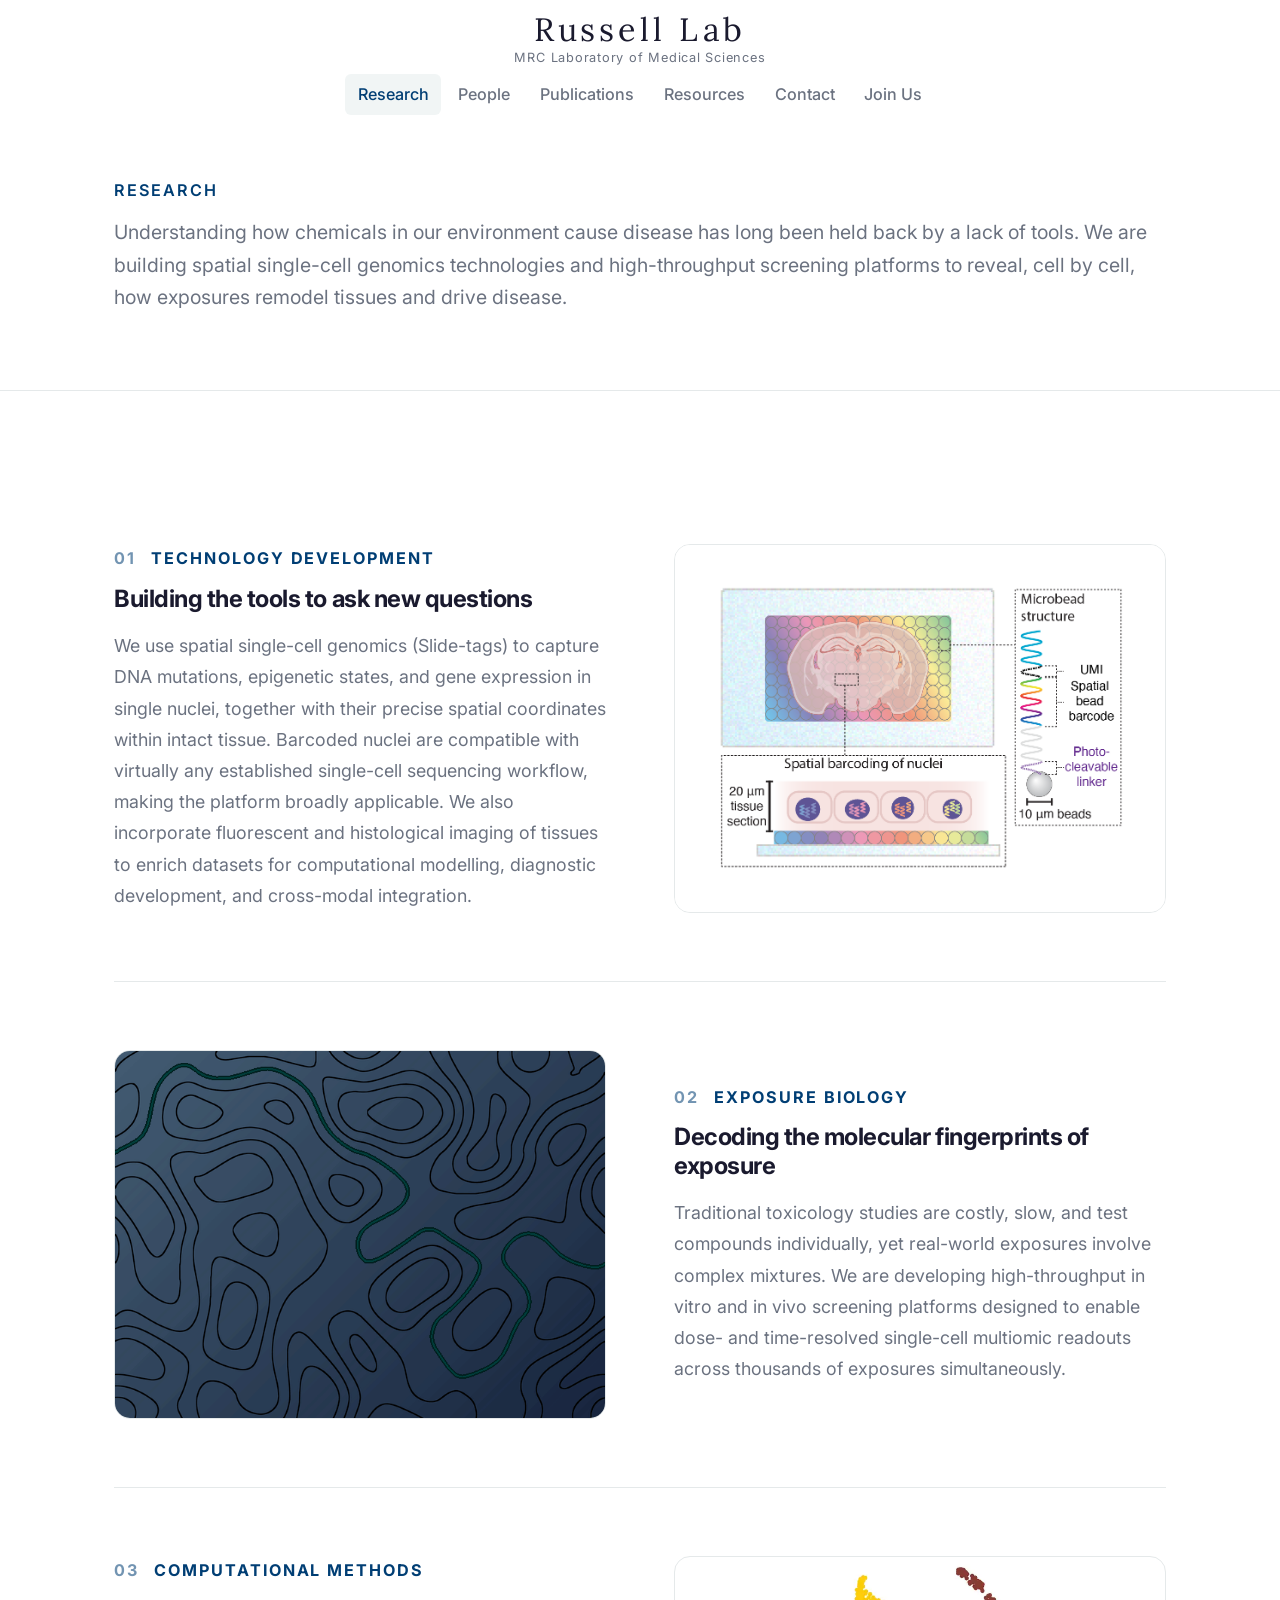
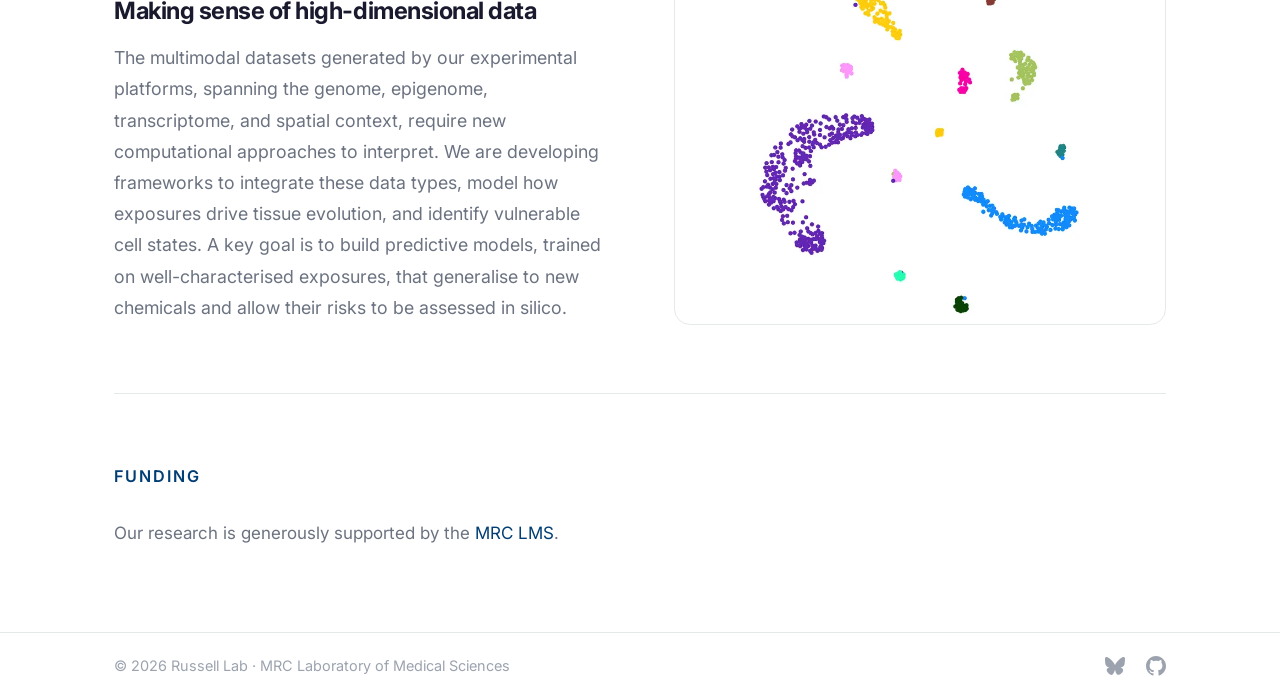
<file: research.html>
<!DOCTYPE html>
<html lang="en">
<head>
  <meta charset="UTF-8">
  <meta name="viewport" content="width=device-width, initial-scale=1.0">
  <title>Research | Russell Lab</title>
  <meta name="description" content="Research themes and ongoing projects in the Russell Lab at MRC LMS.">
  <link rel="preconnect" href="https://fonts.googleapis.com">
  <link rel="preconnect" href="https://fonts.gstatic.com" crossorigin>
  <link href="https://fonts.googleapis.com/css2?family=Lora:ital,wght@0,400;0,600;0,700;1,400;1,600&family=Inter:wght@400;500;600;700;800&display=swap" rel="stylesheet">
  <link rel="icon" type="image/svg+xml" href="assets/images/favicon.svg">
  <link rel="stylesheet" href="css/style.css?v=13">
</head>
<body>

  <nav class="nav" role="navigation" aria-label="Main">
    <div class="nav__inner">
      <a href="index.html" class="nav__logo">
        <span class="nav__logo-name">Russell Lab</span>
        <span class="nav__logo-inst">MRC Laboratory of Medical Sciences</span>
      </a>
      <button class="nav__burger" aria-label="Toggle menu" aria-expanded="false">
        <span></span><span></span><span></span>
      </button>
      <ul class="nav__links">
        <li><a href="research.html">Research</a></li>
        <li><a href="people.html">People</a></li>
        <li><a href="publications.html">Publications</a></li>
        <li><a href="resources.html">Resources</a></li>
        <li><a href="contact.html">Contact</a></li>
        <li><a href="join.html">Join Us</a></li>
      </ul>
    </div>
  </nav>

  <div class="page-hero">
    <div class="page-hero__inner">
      <span class="section-label reveal">Research</span>
      <p class="reveal reveal-delay-1">
        Understanding how chemicals in our environment cause disease has long been held
        back by a lack of tools. We are building spatial single-cell genomics
        technologies and high-throughput screening platforms to reveal, cell by cell,
        how exposures remodel tissues and drive disease.
      </p>
    </div>
  </div>

  <section class="section" style="padding-bottom: 0;">
    <div class="container">

      <!-- Research Area 1 -->
      <div class="research-area" id="tech">
        <div class="research-area__text">
          <div class="research-area__number reveal"><span class="research-area__num">01</span>Technology Development</div>
          <h2 class="research-area__title reveal reveal-delay-1">
            Building the tools to ask new questions
          </h2>
          <p class="research-area__body reveal reveal-delay-2">
            We use spatial single-cell genomics (Slide-tags) to capture DNA mutations,
            epigenetic states, and gene expression in single nuclei, together with their
            precise spatial coordinates within intact tissue. Barcoded nuclei are compatible
            with virtually any established single-cell sequencing workflow, making the platform
            broadly applicable. We also incorporate fluorescent and histological imaging of
            tissues to enrich datasets for computational modelling, diagnostic development,
            and cross-modal integration.
          </p>
        </div>
        <div class="research-area__image reveal reveal-delay-1">
          <img src="assets/images/slide-tags.png" alt="Technology development">
        </div>
      </div>

      <!-- Research Area 2 -->
      <div class="research-area" id="exposure">
        <div class="research-area__text">
          <div class="research-area__number reveal"><span class="research-area__num">02</span>Exposure Biology</div>
          <h2 class="research-area__title reveal reveal-delay-1">
            Decoding the molecular fingerprints of exposure
          </h2>
          <p class="research-area__body reveal reveal-delay-2">
            Traditional toxicology studies are costly, slow, and test compounds individually,
            yet real-world exposures involve complex mixtures. We are developing high-throughput
            in vitro and in vivo screening platforms designed to enable dose- and time-resolved
            single-cell multiomic readouts across thousands of exposures simultaneously.
          </p>
        </div>
        <div class="research-area__image reveal reveal-delay-1">
          <img src="assets/images/exposure-zap.gif" alt="Exposure biology">
        </div>
      </div>

      <!-- Research Area 3 -->
      <div class="research-area" id="computational">
        <div class="research-area__text">
          <div class="research-area__number reveal"><span class="research-area__num">03</span>Computational Methods</div>
          <h2 class="research-area__title reveal reveal-delay-1">
            Making sense of high-dimensional data
          </h2>
          <p class="research-area__body reveal reveal-delay-2">
            The multimodal datasets generated by our experimental platforms, spanning the
            genome, epigenome, transcriptome, and spatial context, require new computational
            approaches to interpret. We are developing frameworks to integrate these data
            types, model how exposures drive tissue evolution, and identify vulnerable cell
            states. A key goal is to build predictive models, trained on well-characterised
            exposures, that generalise to new chemicals and allow their risks to be assessed
            in silico.
          </p>
        </div>
        <div class="research-area__image research-area__image--contain reveal reveal-delay-1">
          <img src="assets/images/slide-tags-hippocampus.webp" alt="Computational methods">
        </div>
      </div>


    </div>
  </section>

  <!-- Funding / Acknowledgements -->
  <section class="section" style="padding-top: 4rem;">
    <div class="container">
      <span class="section-label reveal">Funding</span>
      <p class="reveal reveal-delay-1" style="margin-top: 1rem; color: var(--text-muted);">
        Our research is generously supported by the <a href="https://lms.mrc.ac.uk" target="_blank" rel="noopener">MRC LMS</a>.
      </p>
    </div>
  </section>

  <footer class="footer">
    <div class="footer__inner">
      <span>© <span id="year"></span> Russell Lab · <a href="https://lms.mrc.ac.uk" target="_blank" rel="noopener">MRC Laboratory of Medical Sciences</a></span>
      <div class="footer__right">
        <a href="https://bsky.app/profile/ajcrussell.bsky.social" target="_blank" rel="noopener" aria-label="Bluesky" class="footer__icon">
          <svg xmlns="http://www.w3.org/2000/svg" viewBox="0 0 24 24" width="20" height="20" fill="currentColor">
            <path d="M12 10.8c-1.087-2.114-4.046-6.053-6.798-7.995C2.566.944 1.561 1.266.902 1.565.139 1.908 0 3.08 0 3.768c0 .69.378 5.65.624 6.479.815 2.736 3.713 3.66 6.383 3.364.136-.02.275-.039.415-.056-.138.022-.276.04-.415.056-3.912.58-7.387 2.005-2.83 7.078 5.013 5.19 6.87-1.113 7.823-4.308.953 3.195 2.05 9.271 7.733 4.308 4.267-4.308 1.172-6.498-2.74-7.078a8.741 8.741 0 0 1-.415-.056c.14.017.279.036.415.056 2.67.297 5.568-.628 6.383-3.364.246-.828.624-5.79.624-6.478 0-.69-.139-1.861-.902-2.204-.659-.299-1.664-.62-4.3 1.24C16.046 4.748 13.087 8.687 12 10.8z"/>
          </svg>
        </a>
        <a href="https://github.com/therusselllab" target="_blank" rel="noopener" aria-label="GitHub" class="footer__icon">
          <svg xmlns="http://www.w3.org/2000/svg" viewBox="0 0 24 24" width="20" height="20" fill="currentColor">
            <path d="M12 0C5.374 0 0 5.373 0 12c0 5.302 3.438 9.8 8.207 11.387.599.111.793-.261.793-.577v-2.234c-3.338.726-4.033-1.416-4.033-1.416-.546-1.387-1.333-1.756-1.333-1.756-1.089-.745.083-.729.083-.729 1.205.084 1.839 1.237 1.839 1.237 1.07 1.834 2.807 1.304 3.492.997.107-.775.418-1.305.762-1.604-2.665-.305-5.467-1.334-5.467-5.931 0-1.311.469-2.381 1.236-3.221-.124-.303-.535-1.524.117-3.176 0 0 1.008-.322 3.301 1.23A11.509 11.509 0 0 1 12 5.803c1.02.005 2.047.138 3.006.404 2.291-1.552 3.297-1.23 3.297-1.23.653 1.653.242 2.874.118 3.176.77.84 1.235 1.911 1.235 3.221 0 4.609-2.807 5.624-5.479 5.921.43.372.823 1.102.823 2.222v3.293c0 .319.192.694.801.576C20.566 21.797 24 17.3 24 12c0-6.627-5.373-12-12-12z"/>
          </svg>
        </a>
      </div>
    </div>
  </footer>

  <script src="js/main.js?v=13"></script>
  <script data-goatcounter="https://russell-lab.goatcounter.com/count" async src="//gc.zgo.at/count.js"></script>
  <script>document.getElementById('year').textContent = new Date().getFullYear();</script>
</body>
</html>
</file>
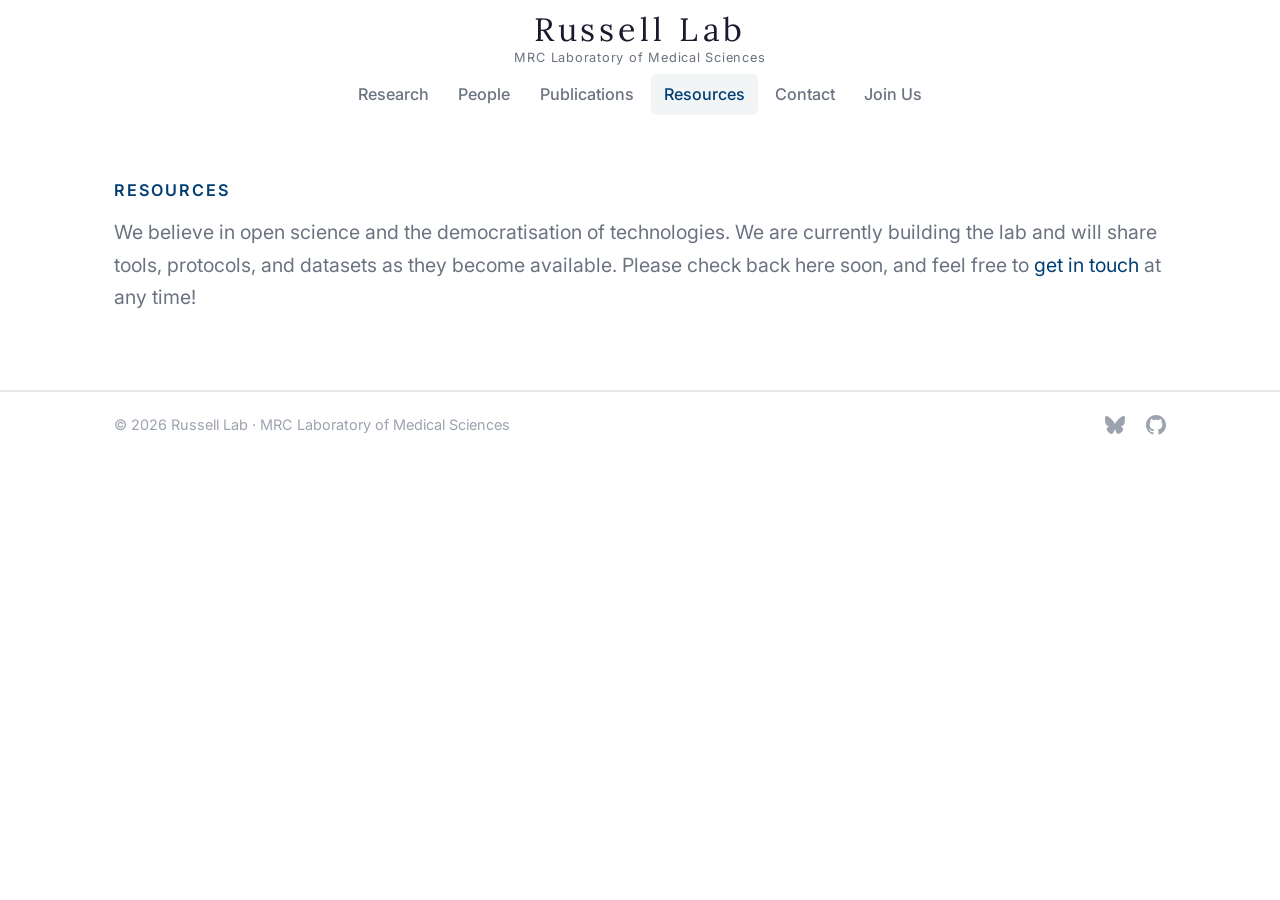
<file: resources.html>
<!DOCTYPE html>
<html lang="en">
<head>
  <meta charset="UTF-8">
  <meta name="viewport" content="width=device-width, initial-scale=1.0">
  <title>Resources | Russell Lab</title>
  <meta name="description" content="Resources from the Russell Lab at MRC LMS.">
  <link rel="preconnect" href="https://fonts.googleapis.com">
  <link rel="preconnect" href="https://fonts.gstatic.com" crossorigin>
  <link href="https://fonts.googleapis.com/css2?family=Lora:ital,wght@0,400;0,600;0,700;1,400;1,600&family=Inter:wght@400;500;600;700;800&display=swap" rel="stylesheet">
  <link rel="icon" type="image/svg+xml" href="assets/images/favicon.svg">
  <link rel="stylesheet" href="css/style.css?v=13">
</head>
<body>

  <nav class="nav" role="navigation" aria-label="Main">
    <div class="nav__inner">
      <a href="index.html" class="nav__logo">
        <span class="nav__logo-name">Russell Lab</span>
        <span class="nav__logo-inst">MRC Laboratory of Medical Sciences</span>
      </a>
      <button class="nav__burger" aria-label="Toggle menu" aria-expanded="false">
        <span></span><span></span><span></span>
      </button>
      <ul class="nav__links">
        <li><a href="research.html">Research</a></li>
        <li><a href="people.html">People</a></li>
        <li><a href="publications.html">Publications</a></li>
        <li><a href="resources.html">Resources</a></li>
        <li><a href="contact.html">Contact</a></li>
        <li><a href="join.html">Join Us</a></li>
      </ul>
    </div>
  </nav>

  <div class="page-hero">
    <div class="page-hero__inner">
      <span class="section-label reveal">Resources</span>
      <p class="reveal reveal-delay-1">
        We believe in open science and the democratisation of technologies. We are currently
        building the lab and will share tools, protocols, and datasets as they become available.
        Please check back here soon, and feel free to <a href="contact.html">get in touch</a> at any time!
      </p>
    </div>
  </div>

  <footer class="footer">
    <div class="footer__inner">
      <span>© <span id="year"></span> Russell Lab · <a href="https://lms.mrc.ac.uk" target="_blank" rel="noopener">MRC Laboratory of Medical Sciences</a></span>
      <div class="footer__right">
        <a href="https://bsky.app/profile/ajcrussell.bsky.social" target="_blank" rel="noopener" aria-label="Bluesky" class="footer__icon">
          <svg xmlns="http://www.w3.org/2000/svg" viewBox="0 0 24 24" width="20" height="20" fill="currentColor">
            <path d="M12 10.8c-1.087-2.114-4.046-6.053-6.798-7.995C2.566.944 1.561 1.266.902 1.565.139 1.908 0 3.08 0 3.768c0 .69.378 5.65.624 6.479.815 2.736 3.713 3.66 6.383 3.364.136-.02.275-.039.415-.056-.138.022-.276.04-.415.056-3.912.58-7.387 2.005-2.83 7.078 5.013 5.19 6.87-1.113 7.823-4.308.953 3.195 2.05 9.271 7.733 4.308 4.267-4.308 1.172-6.498-2.74-7.078a8.741 8.741 0 0 1-.415-.056c.14.017.279.036.415.056 2.67.297 5.568-.628 6.383-3.364.246-.828.624-5.79.624-6.478 0-.69-.139-1.861-.902-2.204-.659-.299-1.664-.62-4.3 1.24C16.046 4.748 13.087 8.687 12 10.8z"/>
          </svg>
        </a>
        <a href="https://github.com/therusselllab" target="_blank" rel="noopener" aria-label="GitHub" class="footer__icon">
          <svg xmlns="http://www.w3.org/2000/svg" viewBox="0 0 24 24" width="20" height="20" fill="currentColor">
            <path d="M12 0C5.374 0 0 5.373 0 12c0 5.302 3.438 9.8 8.207 11.387.599.111.793-.261.793-.577v-2.234c-3.338.726-4.033-1.416-4.033-1.416-.546-1.387-1.333-1.756-1.333-1.756-1.089-.745.083-.729.083-.729 1.205.084 1.839 1.237 1.839 1.237 1.07 1.834 2.807 1.304 3.492.997.107-.775.418-1.305.762-1.604-2.665-.305-5.467-1.334-5.467-5.931 0-1.311.469-2.381 1.236-3.221-.124-.303-.535-1.524.117-3.176 0 0 1.008-.322 3.301 1.23A11.509 11.509 0 0 1 12 5.803c1.02.005 2.047.138 3.006.404 2.291-1.552 3.297-1.23 3.297-1.23.653 1.653.242 2.874.118 3.176.77.84 1.235 1.911 1.235 3.221 0 4.609-2.807 5.624-5.479 5.921.43.372.823 1.102.823 2.222v3.293c0 .319.192.694.801.576C20.566 21.797 24 17.3 24 12c0-6.627-5.373-12-12-12z"/>
          </svg>
        </a>
      </div>
    </div>
  </footer>

  <script src="js/main.js?v=13"></script>
  <script data-goatcounter="https://russell-lab.goatcounter.com/count" async src="//gc.zgo.at/count.js"></script>
  <script>document.getElementById('year').textContent = new Date().getFullYear();</script>
</body>
</html>
</file>
<file: css/style.css>
/* ============================================================
   Russell Lab — style.css
   Design: light, minimal, Lora headings + Inter body, teal accent
   ============================================================ */

/* --- Custom Properties --- */
:root {
  --bg:           #FFFFFF;
  --bg-soft:      #F8FAFA;
  --bg-muted:     #F1F5F5;
  --text:         #1A1A2E;
  --text-muted:   #6B7280;
  --text-light:   #9CA3AF;
  --accent:       #003E74;
  --accent-hover: #002a52;
  --accent-light: #EBF2F8;
  --border:       #E5E9EA;
  --nav-h:        108px;
  --max-w:        1120px;
  --radius:       8px;
  --shadow-sm:    0 1px 3px rgba(0,0,0,0.07), 0 1px 2px rgba(0,0,0,0.04);
  --shadow-md:    0 4px 16px rgba(0,0,0,0.09), 0 2px 6px rgba(0,0,0,0.05);
  --transition:   0.25s ease;
}

/* --- Reset & Base --- */
*, *::before, *::after { box-sizing: border-box; margin: 0; padding: 0; }

html {
  scroll-behavior: smooth;
  font-size: 17px;
}

body {
  font-family: 'Inter', system-ui, -apple-system, sans-serif;
  background: var(--bg);
  color: var(--text);
  line-height: 1.65;
  -webkit-font-smoothing: antialiased;
}

img { display: block; max-width: 100%; }
a { color: var(--accent); text-decoration: none; transition: color var(--transition); }
a:hover { color: var(--accent-hover); }

/* --- Typography --- */
h1, h2, h3, h4, h5 {
  font-weight: 700;
  line-height: 1.2;
  letter-spacing: -0.02em;
  color: var(--text);
}
h1 { font-size: clamp(2.2rem, 5vw, 3.5rem); }
h2 { font-size: clamp(1.6rem, 3vw, 2.2rem); }
h3 { font-size: 1.2rem; }
h4 { font-size: 1rem; font-weight: 600; }

p { margin-bottom: 1rem; color: var(--text); }
p:last-child { margin-bottom: 0; }

.text-muted { color: var(--text-muted); }
.text-light { color: var(--text-light); }

/* --- Layout Utilities --- */
.container {
  max-width: var(--max-w);
  margin: 0 auto;
  padding: 0 2rem;
}

.section {
  padding: 5rem 0;
}

.section--soft { background: var(--bg); }
.section--muted { background: var(--bg); }

.section-label {
  display: inline-block;
  font-size: 0.95rem;
  font-weight: 600;
  letter-spacing: 0.12em;
  text-transform: uppercase;
  color: var(--accent);
  margin-bottom: 0.75rem;
}

.section-heading {
  margin-bottom: 0.75rem;
}

.section-subheading {
  font-size: 1.05rem;
  color: var(--text-muted);
  max-width: 560px;
  margin-bottom: 2.5rem;
}

/* --- Scroll Animations --- */
.reveal {
  opacity: 0;
  transform: translateY(24px);
  transition: opacity 0.6s ease, transform 0.6s ease;
}
.reveal.visible {
  opacity: 1;
  transform: translateY(0);
}
.reveal-delay-1 { transition-delay: 0.1s; }
.reveal-delay-2 { transition-delay: 0.2s; }
.reveal-delay-3 { transition-delay: 0.3s; }
.reveal-delay-4 { transition-delay: 0.4s; }
.reveal-delay-5 { transition-delay: 0.5s; }

/* --- Navigation --- */
.nav {
  position: fixed;
  top: 0;
  left: 0;
  right: 0;
  z-index: 100;
  height: var(--nav-h);
  background: rgba(255, 255, 255, 0.92);
  backdrop-filter: blur(12px);
  -webkit-backdrop-filter: blur(12px);
  border-bottom: 1px solid transparent;
  transition: border-color var(--transition), box-shadow var(--transition);
}
.nav.scrolled {
  border-color: var(--border);
  box-shadow: var(--shadow-sm);
}

.nav__inner {
  max-width: var(--max-w);
  margin: 0 auto;
  padding: 1.1rem 2rem 0;
  height: 100%;
  display: flex;
  flex-direction: column;
  align-items: center;
  justify-content: center;
  gap: 0.55rem;
  position: relative;
}

.nav__logo {
  display: flex;
  flex-direction: column;
  align-items: center;
  line-height: 1.2;
  color: var(--text);
  text-decoration: none;
}
.nav__logo-name {
  font-family: 'Lora', Georgia, serif;
  font-size: 1.9rem;
  font-weight: 400;
  letter-spacing: 0.12em;
}
.nav__logo-inst {
  font-size: 0.75rem;
  font-weight: 400;
  color: var(--text-muted);
  letter-spacing: 0.06em;
}

.nav__links {
  display: flex;
  align-items: center;
  justify-content: center;
  gap: 0.25rem;
  list-style: none;
}
.nav__links a {
  display: block;
  padding: 0.4rem 0.75rem;
  font-size: 0.95rem;
  font-weight: 500;
  color: var(--text-muted);
  border-radius: 6px;
  transition: color var(--transition), background var(--transition);
}
.nav__links a:hover,
.nav__links a.active {
  color: var(--text);
  background: var(--bg-muted);
}
.nav__links a.active { color: var(--accent); }

.nav__join {
  /* no special treatment — same as other nav links */
}

/* Mobile menu */
.nav__burger {
  display: none;
  flex-direction: column;
  gap: 5px;
  cursor: pointer;
  padding: 4px;
  background: none;
  border: none;
  position: absolute;
  right: 1.5rem;
  top: 50%;
  transform: translateY(-50%);
}
.nav__burger span {
  display: block;
  width: 22px;
  height: 2px;
  background: var(--text);
  border-radius: 2px;
  transition: transform var(--transition), opacity var(--transition);
}
.nav__burger.open span:nth-child(1) { transform: translateY(7px) rotate(45deg); }
.nav__burger.open span:nth-child(2) { opacity: 0; }
.nav__burger.open span:nth-child(3) { transform: translateY(-7px) rotate(-45deg); }

/* --- Hero --- */
.hero {
  min-height: 100svh;
  display: flex;
  align-items: flex-start;
  padding-top: var(--nav-h);
  position: relative;
  overflow: hidden;
  background-image: url('../assets/images/contour_map_2_colors.svg');
  background-size: 110% auto;   /* fills width; square image extends below viewport so top is always visible */
  background-position: 5% 0%;  /* anchor to top; slight left-of-centre to frame whitespace region */
  animation: heroDrift 30s ease-in-out infinite;
  transition: background-position 0.15s ease-out;
}

@keyframes heroDrift {
  0%   { background-position: 5% 0%; }
  25%  { background-position: 8% 0%; }
  50%  { background-position: 5% 0%; }
  75%  { background-position: 2% 0%; }
  100% { background-position: 5% 0%; }
}

/* Overlay for readability over background image.
   Adjust opacity (currently 0.7) if image is darker or lighter. */
.hero::before {
  content: '';
  position: absolute;
  inset: 0;
  background: rgba(255, 255, 255, 0.75);
  pointer-events: none;
}

/* Interactive contour canvas (js/contours.js) replaces the static background once loaded */
.hero--live {
  background-image: none;
  animation: none;
}
.hero--live::before { display: none; }
.hero__canvas {
  position: absolute;
  inset: 0;
  width: 100%;
  height: 100%;
  pointer-events: none;
}

.hero__inner {
  position: relative;
  z-index: 1;
  width: 100%;
  padding: 3rem 4rem 4rem;
  display: grid;
  grid-template-columns: minmax(0, 560px) minmax(0, 400px);
  justify-content: space-between;
  align-items: center;
  gap: 3rem;
}

/* Soft white wash behind the headline so the lines never compete with the text */
.hero__main { position: relative; }
.hero__main::before {
  content: '';
  position: absolute;
  inset: -3rem -4rem;
  background: radial-gradient(closest-side, rgba(255,255,255,0.92) 55%, rgba(255,255,255,0));
  z-index: -1;
  pointer-events: none;
}

.hero__panel {
  padding: 1.6rem 1.8rem;
  background: rgba(255, 255, 255, 0.9);
  -webkit-backdrop-filter: blur(6px);
  backdrop-filter: blur(6px);
  border: 1px solid var(--border);
  border-radius: 10px;
  opacity: 0;
  animation: fadeUp 0.7s ease 0.6s forwards;
}
.hero__panel-label {
  display: block;
  font-size: 0.8rem;
  font-weight: 600;
  letter-spacing: 0.12em;
  text-transform: uppercase;
  color: var(--accent);
  margin-bottom: 0.6rem;
}
.hero__panel p {
  font-size: 1.05rem;
  line-height: 1.7;
  color: var(--text);
}

/* Variant: panel pinned to the bottom-right corner of the hero, when there's room;
   smaller screens fall back to the side-by-side / stacked layouts */
@media (min-width: 1150px) and (min-height: 700px) {
  .hero--panel-bottom .hero__inner { grid-template-columns: minmax(0, 560px); }
  .hero--panel-bottom .hero__panel {
    position: absolute;
    right: 4rem;
    bottom: 4rem;
    width: 400px;
  }
  .hero--panel-bottom { align-items: stretch; }
  .hero--panel-bottom .hero__inner { position: static; align-content: start; }
  .hero--panel-bottom .hero__panel,
  .hero--panel-bottom .hero__main { z-index: 1; }
}

@media (max-width: 900px) {
  .hero__inner {
    grid-template-columns: 1fr;
    padding: 2.5rem 1.5rem 4rem;
    gap: 2.5rem;
  }
}

.hero__eyebrow {
  font-size: 0.8rem;
  font-weight: 600;
  letter-spacing: 0.12em;
  text-transform: uppercase;
  color: var(--accent);
  margin-bottom: 1.25rem;
  opacity: 0;
  animation: fadeUp 0.7s ease 0.1s forwards;
}

.hero__title {
  font-size: clamp(1.4rem, 2.5vw, 2rem);
  font-weight: 800;
  letter-spacing: -0.04em;
  line-height: 1.05;
  margin-bottom: 1.5rem;
  opacity: 0;
  animation: fadeUp 0.7s ease 0.2s forwards;
}

.hero__hiring {
  display: inline-block;
  margin-top: 1.25rem;
  font-size: 0.95rem;
  font-weight: 600;
  color: var(--accent);
  opacity: 0;
  animation: fadeUp 0.7s ease 0.6s forwards;
}
.hero__hiring:hover { text-decoration: underline; }

.hero__title em {
  font-style: normal;
  color: var(--accent);
}

.hero__tagline {
  font-size: clamp(1.1rem, 2vw, 1.3rem);
  color: var(--text-muted);
  max-width: 560px;
  line-height: 1.7;
  margin-bottom: 2.5rem;
  opacity: 0;
  animation: fadeUp 0.7s ease 0.35s forwards;
}

.hero__actions {
  display: flex;
  gap: 1rem;
  flex-wrap: wrap;
  opacity: 0;
  animation: fadeUp 0.7s ease 0.5s forwards;
}


@keyframes fadeUp {
  from { opacity: 0; transform: translateY(20px); }
  to { opacity: 1; transform: translateY(0); }
}

/* --- Buttons --- */
.btn {
  display: inline-flex;
  align-items: center;
  gap: 0.5rem;
  padding: 0.7rem 1.5rem;
  font-size: 0.95rem;
  font-weight: 600;
  border-radius: var(--radius);
  transition: all var(--transition);
  cursor: pointer;
  border: none;
  font-family: inherit;
}
.btn--primary {
  background: var(--accent);
  color: #fff;
}
.btn--primary:hover {
  background: var(--accent-hover);
  color: #fff;
  transform: translateY(-1px);
  box-shadow: 0 4px 12px rgba(15, 118, 110, 0.3);
}
.btn--outline {
  background: transparent;
  color: var(--text);
  border: 1.5px solid var(--border);
}
.btn--outline:hover {
  border-color: var(--accent);
  color: var(--accent);
  transform: translateY(-1px);
}

/* --- Cards --- */
.card {
  background: var(--bg);
  border: 1px solid var(--border);
  border-radius: calc(var(--radius) * 1.5);
  padding: 1.75rem;
  text-align: center;
}
.card__icon {
  width: 44px;
  height: 44px;
  border-radius: 10px;
  background: var(--accent-light);
  display: flex;
  align-items: center;
  justify-content: center;
  margin-bottom: 1rem;
  margin-left: auto;
  margin-right: auto;
  font-size: 1.25rem;
}
.card__title { margin-bottom: 0.5rem; font-size: 1.15rem; }
.card__body { font-size: 1rem; color: var(--text-muted); line-height: 1.65; }
.card__link {
  display: inline-flex;
  align-items: center;
  gap: 0.25rem;
  margin-top: 1rem;
  font-size: 0.85rem;
  font-weight: 600;
  color: var(--accent);
}
.card__link:hover { gap: 0.5rem; }

/* --- Grid Layouts --- */
.grid-3 {
  display: grid;
  grid-template-columns: repeat(3, 1fr);
  gap: 1.5rem;
}
.grid-2 {
  display: grid;
  grid-template-columns: repeat(2, 1fr);
  gap: 1.5rem;
}
.grid-4 {
  display: grid;
  grid-template-columns: repeat(4, 1fr);
  gap: 1.5rem;
}

/* --- People List --- */
.people-section { margin-bottom: 3.5rem; }
.people-section__title {
  font-size: 0.72rem;
  font-weight: 700;
  text-transform: uppercase;
  letter-spacing: 0.12em;
  color: var(--text-light);
  margin-bottom: 0;
  padding-bottom: 0.75rem;
  border-bottom: 1px solid var(--border);
}

.person-row {
  display: grid;
  grid-template-columns: 100px 1fr;
  gap: 2rem;
  align-items: start;
  padding: 1.75rem 0;
  border-bottom: 1px solid var(--border);
  transition: none;
}
.person-row:hover .person-row__name {
  color: var(--accent);
}

.person-row__photo {
  width: 100px;
  height: 100px;
  border-radius: 50%;
  background: var(--bg-muted);
  overflow: hidden;
  display: flex;
  align-items: center;
  justify-content: center;
  color: var(--text-light);
  font-size: 1.75rem;
  flex-shrink: 0;
}
.person-row__photo img {
  width: 100%;
  height: 100%;
  object-fit: cover;
}

.person-row__name {
  font-size: 1.05rem;
  font-weight: 700;
  margin-bottom: 0.2rem;
  transition: color var(--transition);
}
.person-row__role {
  font-size: 0.75rem;
  font-weight: 600;
  text-transform: uppercase;
  letter-spacing: 0.08em;
  color: var(--accent);
  margin-bottom: 0.6rem;
}
.person-row__bio {
  font-size: 0.875rem;
  color: var(--text-muted);
  line-height: 1.65;
  max-width: 600px;
}
.person-row__links {
  display: flex;
  gap: 1rem;
  margin-top: 0.75rem;
}
.person-row__links a {
  font-size: 0.78rem;
  font-weight: 600;
  color: var(--text-light);
  transition: color var(--transition);
}
.person-row__links a:hover { color: var(--accent); }

/* PI row — slightly larger photo */
.person-row--pi {
  grid-template-columns: 140px 1fr;
}
.person-row--pi .person-row__photo {
  width: 140px;
  height: 140px;
  border-radius: 8px;
}
.person-row--pi .person-row__name {
  font-size: 1.3rem;
}
.person-card__bio { font-size: 0.85rem; color: var(--text-muted); }

/* --- Publications --- */
.pub-item {
  padding: 1.25rem 0;
  border-bottom: 1px solid var(--border);
}
.pub-item:first-child { border-top: 1px solid var(--border); }
.pub-item__title {
  font-size: 1.05rem;
  font-weight: 600;
  color: var(--text);
  margin-bottom: 0.3rem;
  line-height: 1.4;
}
.pub-item__authors { font-size: 0.9rem; color: var(--text-muted); margin-bottom: 0.2rem; }
.pub-item__meta {
  display: flex;
  flex-wrap: wrap;
  gap: 0.75rem;
  font-size: 0.88rem;
  color: var(--text-muted);
}
.pub-item__journal { font-style: italic; color: var(--accent); }
.pub-item__doi { color: var(--text-light); }
.pub-item__doi:hover { color: var(--accent); }

/* --- News --- */
.news-item {
  display: grid;
  grid-template-columns: auto 1fr;
  gap: 1.5rem;
  padding: 1.5rem 0;
  border-bottom: 1px solid var(--border);
}
.news-item:first-child { border-top: 1px solid var(--border); }
.news-item__date {
  font-size: 0.78rem;
  font-weight: 600;
  color: var(--text-light);
  letter-spacing: 0.05em;
  text-transform: uppercase;
  white-space: nowrap;
  padding-top: 0.15rem;
  min-width: 72px;
}
.news-item__title { font-weight: 600; font-size: 0.95rem; margin-bottom: 0.3rem; }
.news-item__body { font-size: 0.875rem; color: var(--text-muted); }

/* --- Affiliations / Logos strip --- */
.affiliations {
  padding: 2.5rem 0;
  border-top: 1px solid var(--border);
  border-bottom: 1px solid var(--border);
}
.affiliations__inner {
  max-width: var(--max-w);
  margin: 0 auto;
  padding: 0 2rem;
  display: flex;
  align-items: center;
  gap: 3rem;
  flex-wrap: wrap;
}
.affiliations__label {
  font-size: 0.72rem;
  text-transform: uppercase;
  letter-spacing: 0.1em;
  color: var(--text-light);
  font-weight: 600;
  white-space: nowrap;
}
.affiliations__logos {
  display: flex;
  align-items: center;
  gap: 2.5rem;
  flex-wrap: wrap;
}
.affiliations__logo {
  font-size: 0.85rem;
  font-weight: 600;
  color: var(--text-muted);
  opacity: 0.6;
  transition: opacity var(--transition);
}
.affiliations__logo:hover { opacity: 1; color: var(--text); }

/* --- Page Hero (inner pages) --- */
.page-hero {
  padding: calc(var(--nav-h) + 4rem) 0 2rem;
  background: var(--bg);
  border-bottom: 1px solid var(--border);
}
.page-hero__inner {
  max-width: var(--max-w);
  margin: 0 auto;
  padding: 0 2rem;
}
.page-hero h1 {
  font-size: clamp(2rem, 4vw, 3rem);
  margin-bottom: 0.75rem;
}
.page-hero p {
  font-size: 1.15rem;
  color: var(--text-muted);
  margin-bottom: 2.5rem; /* adds gap only when a subheading is present */
}

/* --- Research page specific --- */
.research-area {
  display: grid;
  grid-template-columns: 1fr 1fr;
  gap: 4rem;
  align-items: center;
  padding: 4rem 0;
  border-bottom: 1px solid var(--border);
}
.research-area:nth-child(even) .research-area__image { order: -1; }
.research-area__image {
  aspect-ratio: 4/3;
  background: var(--bg-muted);
  border-radius: calc(var(--radius) * 2);
  border: 1px solid var(--border);
  display: flex;
  align-items: center;
  justify-content: center;
  color: var(--text-light);
  font-size: 0.85rem;
  overflow: hidden;
}
.research-area__image img { width: 100%; height: 100%; object-fit: cover; }
.research-area__image--contain { background: #fff; }
.research-area__image--contain img { object-fit: contain; }
.research-area__number {
  font-size: 0.95rem;
  font-weight: 700;
  letter-spacing: 0.12em;
  text-transform: uppercase;
  color: var(--accent);
  margin-bottom: 0.75rem;
}
.research-area__num { margin-right: 0.9rem; opacity: 0.55; }
.research-area__title { margin-bottom: 1rem; font-size: 1.4rem; }
.research-area__body { color: var(--text-muted); font-size: 1.05rem; line-height: 1.75; }

/* --- Resources / Tools --- */
.resource-list { list-style: none; display: flex; flex-direction: column; gap: 0.75rem; }
.resource-list li {
  display: flex;
  align-items: flex-start;
  gap: 0.75rem;
  padding: 1rem 1.25rem;
  background: var(--bg);
  border: 1px solid var(--border);
  border-radius: var(--radius);
  transition: border-color var(--transition);
}
.resource-list li:hover { border-color: var(--accent); }
.resource-list__icon { font-size: 1.1rem; flex-shrink: 0; margin-top: 0.1rem; }
.resource-list__name { font-weight: 600; font-size: 0.9rem; }
.resource-list__desc { font-size: 0.83rem; color: var(--text-muted); }

/* --- Join / Positions --- */
.page-join .section { padding: 3.5rem 0; }
.split {
  display: grid;
  grid-template-columns: 1fr 1.25fr;
  gap: 3rem;
  align-items: center;
}
@media (max-width: 768px) {
  .split { grid-template-columns: 1fr; gap: 1.5rem; }
}
.position-card {
  padding: 1.75rem;
  border: 1px solid var(--border);
  border-radius: calc(var(--radius) * 1.5);
  transition: all var(--transition);
}
.position-card__type {
  font-size: 0.7rem;
  font-weight: 700;
  letter-spacing: 0.1em;
  text-transform: uppercase;
  color: var(--accent);
  background: var(--accent-light);
  padding: 0.2rem 0.6rem;
  border-radius: 4px;
  display: inline-block;
  margin-bottom: 0.75rem;
}
.position-card__title { font-size: 1.2rem; line-height: 1.3; margin-bottom: 0.6rem; }
.position-card__body { font-size: 1rem; color: var(--text-muted); margin-bottom: 0.9rem; }
.position-card { display: flex; flex-direction: column; align-items: flex-start; }
.position-card__meta { font-size: 0.92rem; color: var(--text-muted); margin-top: auto; margin-bottom: 1.1rem; }
.position-card__meta strong { color: var(--text); font-weight: 600; }
.position-card__actions { display: flex; flex-wrap: wrap; align-items: center; gap: 0.6rem 1.2rem; }
.position-card__link { font-size: 0.9rem; font-weight: 600; }
.positions__group {
  font-size: 0.95rem;
  font-weight: 700;
  letter-spacing: 0.08em;
  text-transform: uppercase;
  color: var(--accent);
  margin: 2.25rem 0 1rem;
}
.positions__note { color: var(--text-muted); font-size: 1.05rem; max-width: 760px; }

/* --- Photos (LMS images) --- */
.photo { margin: 0; }
.photo img { width: 100%; border-radius: 10px; }
.photo figcaption {
  margin-top: 0.6rem;
  font-size: 0.8rem;
  color: var(--text-light);
}
.photo figcaption a { color: var(--text-light); text-decoration: underline; }

/* --- Contact --- */
.contact-grid {
  display: grid;
  grid-template-columns: 1fr 1fr;
  gap: 4rem;
  align-items: start;
}
.contact-detail {
  display: flex;
  gap: 1rem;
  margin-bottom: 1.5rem;
  align-items: flex-start;
}
.contact-detail__icon {
  width: 36px;
  height: 36px;
  background: var(--accent-light);
  border-radius: 8px;
  display: flex;
  align-items: center;
  justify-content: center;
  flex-shrink: 0;
  font-size: 0.9rem;
}
.contact-detail__label { font-size: 0.75rem; font-weight: 600; text-transform: uppercase; letter-spacing: 0.08em; color: var(--text-light); margin-bottom: 0.2rem; }
.contact-detail__value { font-size: 0.9rem; color: var(--text); }

.contact-form { display: flex; flex-direction: column; gap: 1rem; }
.form-group { display: flex; flex-direction: column; gap: 0.4rem; }
.form-group label { font-size: 0.8rem; font-weight: 600; color: var(--text); }
.form-group input,
.form-group textarea,
.form-group select {
  padding: 0.65rem 0.9rem;
  border: 1.5px solid var(--border);
  border-radius: var(--radius);
  font-family: inherit;
  font-size: 0.875rem;
  color: var(--text);
  background: var(--bg);
  transition: border-color var(--transition);
  outline: none;
}
.form-group input:focus,
.form-group textarea:focus,
.form-group select:focus { border-color: var(--accent); }
.form-group textarea { resize: vertical; min-height: 120px; }

/* --- Footer --- */
.footer {
  background: transparent;
  border-top: 1px solid var(--border);
  padding: 1.25rem 0;
  margin-top: auto;
}
.footer__inner {
  max-width: var(--max-w);
  margin: 0 auto;
  padding: 0 2rem;
  display: flex;
  justify-content: space-between;
  align-items: center;
  font-size: 0.85rem;
  color: var(--text-light);
  flex-wrap: wrap;
  gap: 0.75rem;
}
.footer a {
  color: var(--text-light);
  transition: color var(--transition);
}
.footer a:hover { color: var(--text); }
.footer__right {
  display: flex;
  gap: 1.25rem;
  align-items: center;
}
.footer__icon {
  display: flex;
  align-items: center;
  color: var(--text-light);
  transition: color var(--transition);
}
.footer__icon:hover { color: var(--text); }
.footer__icon svg { display: block; }

/* --- Pub loader state --- */
.pub-loading {
  text-align: center;
  padding: 3rem;
  color: var(--text-muted);
  font-size: 0.9rem;
}
.pub-loading__spinner {
  width: 28px;
  height: 28px;
  border: 2px solid var(--border);
  border-top-color: var(--accent);
  border-radius: 50%;
  margin: 0 auto 1rem;
  animation: spin 0.8s linear infinite;
}
@keyframes spin { to { transform: rotate(360deg); } }

.pub-error {
  padding: 1.5rem;
  background: #FEF2F2;
  border: 1px solid #FCA5A5;
  border-radius: var(--radius);
  font-size: 0.875rem;
  color: #991B1B;
}

/* --- Responsive --- */
@media (max-width: 1024px) {
  .grid-4 { grid-template-columns: repeat(2, 1fr); }
}

@media (max-width: 768px) {
  .section { padding: 3.5rem 0; }
  .grid-3, .grid-2 { grid-template-columns: 1fr; }
  .grid-4 { grid-template-columns: repeat(2, 1fr); }
  .research-area { grid-template-columns: 1fr; gap: 2rem; }
  .research-area:nth-child(even) .research-area__image { order: 0; }
  .contact-grid { grid-template-columns: 1fr; gap: 2.5rem; }
  .footer__right { gap: 1rem; }
  .person-row,
  .person-row--pi { grid-template-columns: 80px 1fr; gap: 1.25rem; }
  .person-row--pi .person-row__photo { width: 80px; height: 80px; }

  .nav__links {
    display: none;
    position: fixed;
    top: var(--nav-h);
    left: 0;
    right: 0;
    background: var(--bg);
    border-bottom: 1px solid var(--border);
    flex-direction: column;
    align-items: flex-start;
    padding: 1rem;
    gap: 0;
    box-shadow: var(--shadow-md);
  }
  .nav__links.open { display: flex; }
  .nav__links a { padding: 0.7rem 1rem; border-radius: 6px; }
  .nav__burger { display: flex; }
  .nav__join { margin-left: 0; }
}
</file>
